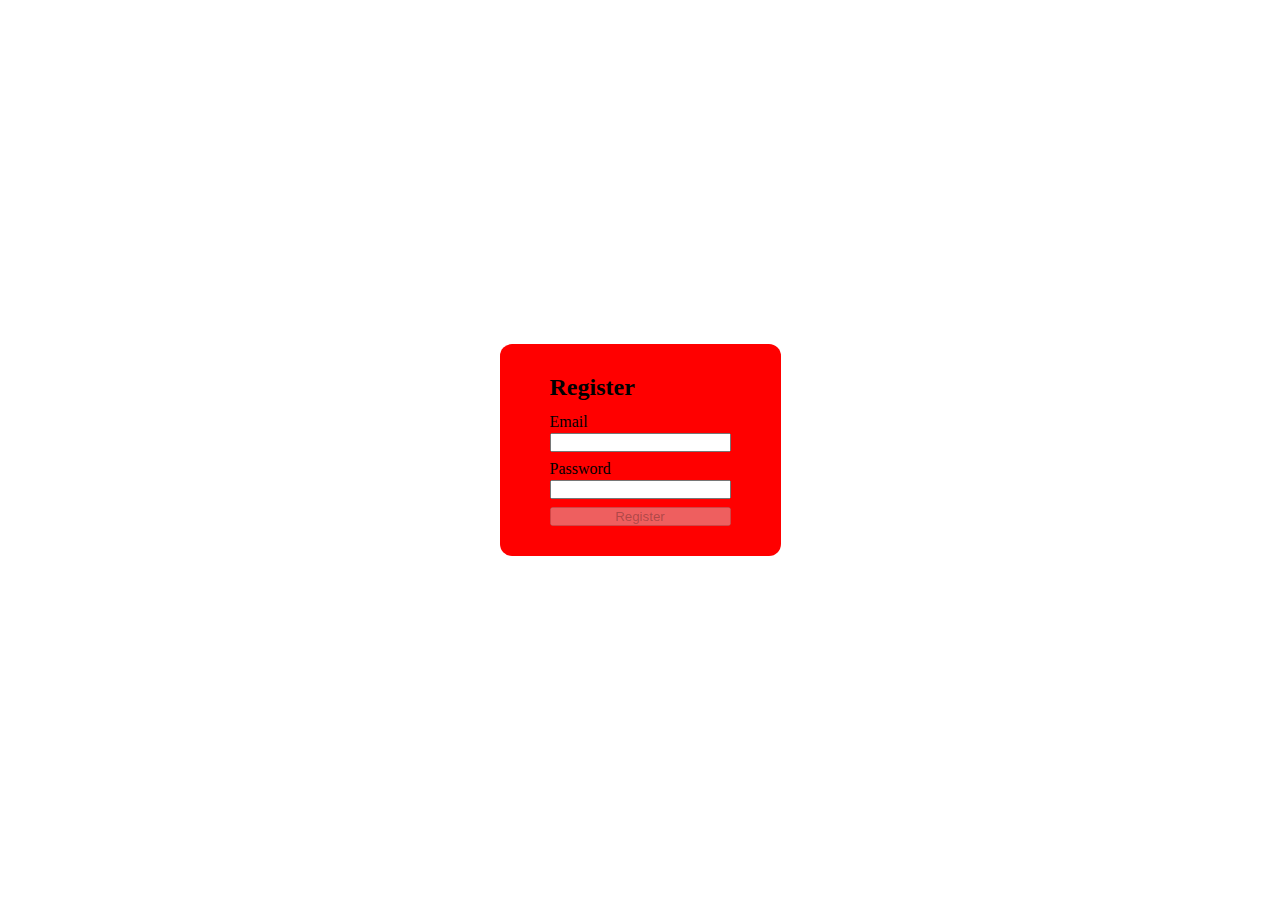
<file: index.html>
<!DOCTYPE html>
<html lang="en">
<head>
    <meta charset="UTF-8">
    <meta name="viewport" content="width=device-width, initial-scale=1.0">
    <title>Document</title>
    <link rel="stylesheet" href="./styles/style.css">
</head>
<body>
    <div class="form-cont">
        <h2>Register</h2>
        <div class="form" id="registerForm">
            <div class="input-space">
                <label for="inputEmail" class="label" id="emailLabel">Email</label>
                <input type="text" class="form-control" id="inputEmail" required autocomplete="email">
            </div>

            <div class="input-space">
                <label for="inputPassword" class="label" id="passwordLabel">Password</label>
                <input type="password" class="form-control" id="inputPassword" required minlength="8" autocomplete="new-password">
            </div>

            <button type="submit" class="submit-btn" id="submitBtn">Register</button>
        </div>
    </div>
    


    <script src="./scripts/script.js"></script>
</body>
</html>
</file>
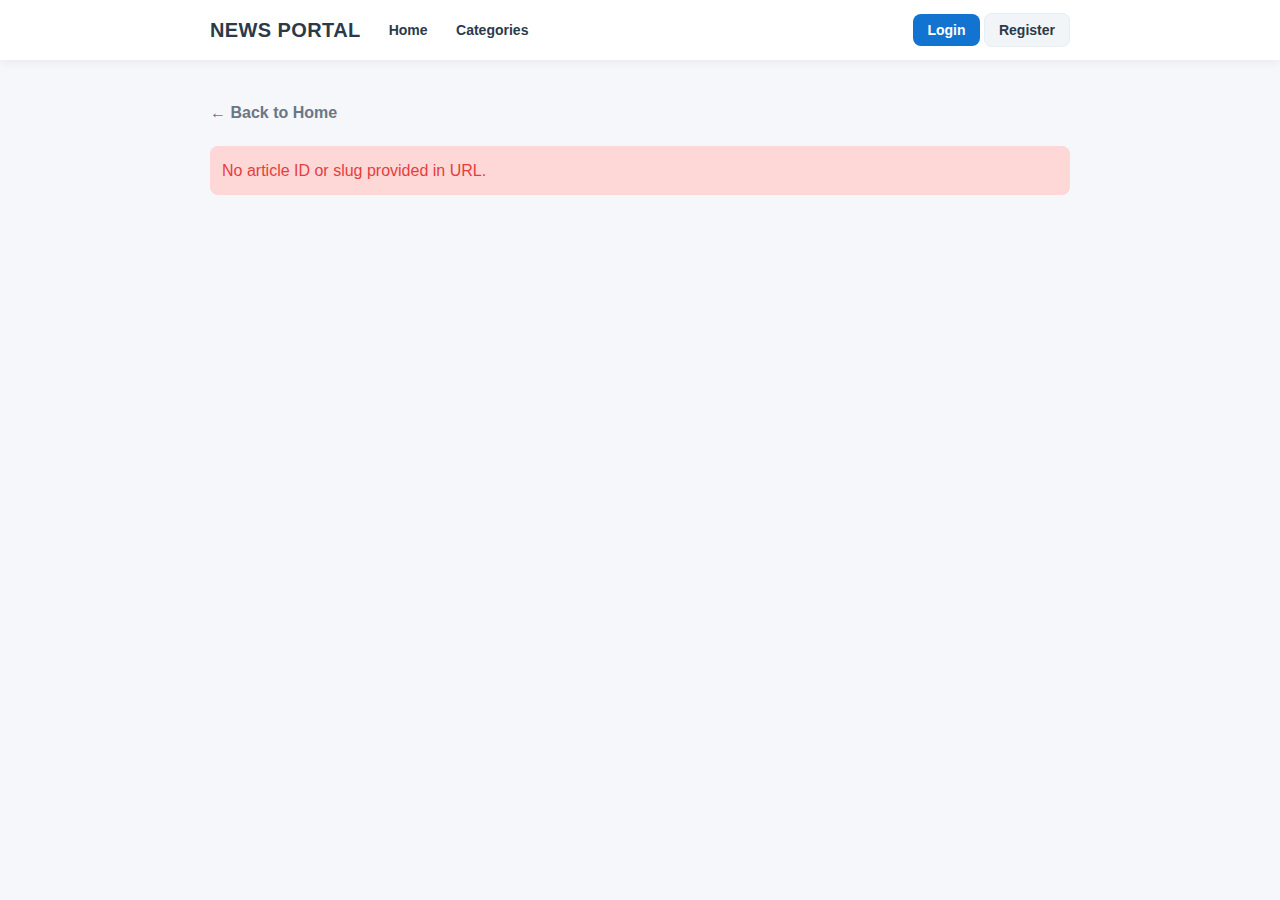
<file: article.html>
<!DOCTYPE html>
<html lang="en">
<head>
    <meta charset="UTF-8" />
    <title>Article Detail — News Portal</title>
    <meta name="viewport" content="width=device-width,initial-scale=1" />
    <style>
        * { box-sizing: border-box; margin:0; padding:0; }
        body { font-family: -apple-system, BlinkMacSystemFont, "Segoe UI", Roboto, "Helvetica Neue", Arial; background:#f5f7fa; color:#28303b; line-height:1.6; }
        .container { max-width:900px; margin:0 auto; padding:20px; }
        header { background:#fff; box-shadow:0 2px 10px rgba(0,0,0,0.06); position:sticky; top:0; z-index:1000; }
        header .container { display:flex; gap:20px; align-items:center; justify-content:space-between; padding:14px 20px; flex-wrap:wrap; }
        .logo { font-weight:700; letter-spacing:0.4px; color:#2b3a4a; font-size:20px; }
        nav a { text-decoration:none; color:#2b3a4a; padding:8px 12px; border-radius:6px; font-weight:600; font-size:14px; }
        nav a:hover { background:#eef6ff; color:#1e73d1; }
        .auth-btn { background:#1273d1; color:#fff; padding:8px 14px; border-radius:8px; text-decoration:none; font-weight:600; font-size:14px; border:none; cursor:pointer; }
        .auth-btn.secondary { background:#f1f5f8; color:#2b3a4a; border:1px solid #e6eef6; }
        main { padding:20px 0 60px; min-height:60vh; }
        .article-container { background:#fff; border-radius:12px; padding:32px; box-shadow:0 4px 12px rgba(10,20,30,0.06); margin-bottom:24px; }
        .article-meta { color:#6b7785; font-size:14px; margin-bottom:16px; display:flex; gap:16px; align-items:center; flex-wrap:wrap; }
        .article-title { font-size:32px; font-weight:800; color:#1f2a36; margin-bottom:16px; line-height:1.2; }
        .article-summary { font-size:18px; color:#47525a; margin-bottom:24px; font-weight:400; }
        .article-actions { display:flex; gap:12px; align-items:center; margin-bottom:32px; padding:16px 0; border-top:1px solid #eef3f7; border-bottom:1px solid #eef3f7; }
        .action-btn { background:#f8fafc; border:1px solid #e2e8f0; padding:8px 16px; border-radius:8px; cursor:pointer; font-weight:600; display:flex; align-items:center; gap:6px; font-size:14px; }
        .action-btn:hover { background:#eef6ff; border-color:#1273d1; color:#1273d1; }
        .action-btn.active { background:#1273d1; color:#fff; border-color:#1273d1; }
        .reaction-count { background:#e2e8f0; padding:2px 8px; border-radius:12px; font-size:12px; }
        .article-content { font-size:16px; color:#2d3748; }
        .article-block { margin-bottom:20px; }
        .article-block h1, .article-block h2, .article-block h3, .article-block h4, .article-block h5, .article-block h6 { color:#1a202c; margin:24px 0 12px; line-height:1.3; }
        .article-block h1 { font-size:28px; }
        .article-block h2 { font-size:24px; }
        .article-block h3 { font-size:20px; }
        .article-block h4 { font-size:18px; }
        .article-block p { margin-bottom:16px; line-height:1.7; }
        .article-block img { max-width:100%; height:auto; border-radius:8px; margin:16px 0; display:block; }
        .article-block figure { margin:24px 0; }
        .article-block figcaption { text-align:center; color:#6b7785; font-size:14px; margin-top:8px; font-style:italic; }
        .article-block video { max-width:100%; border-radius:8px; display:block; }
        .article-block blockquote { border-left:4px solid #1273d1; padding-left:20px; margin:24px 0; font-style:italic; color:#4a5568; font-size:18px; }
        .article-block hr { border:none; border-top:2px solid #e2e8f0; margin:32px 0; }
        .comments-section { background:#fff; border-radius:12px; padding:24px; box-shadow:0 4px 12px rgba(10,20,30,0.06); }
        .comments-header { display:flex; justify-content:space-between; align-items:center; margin-bottom:20px; }
        .comments-title { font-size:20px; font-weight:700; color:#1f2a36; }
        .comment-form { margin-bottom:24px; }
        .comment-textarea { width:100%; min-height:100px; padding:12px; border:1px solid #e2e8f0; border-radius:8px; font-family:inherit; font-size:14px; resize:vertical; }
        .comment-textarea:focus { outline:none; border-color:#1273d1; box-shadow:0 0 0 3px rgba(18,115,209,0.1); }
        .comment-actions { display:flex; justify-content:space-between; align-items:center; margin-top:12px; }
        .btn { padding:8px 16px; border-radius:8px; font-weight:600; font-size:14px; cursor:pointer; border:none; }
        .btn-primary { background:#1273d1; color:#fff; }
        .btn-secondary { background:#f8fafc; color:#4a5568; border:1px solid #e2e8f0; }
        .btn:hover { opacity:0.9; }
        .btn:disabled { opacity:0.6; cursor:not-allowed; }
        .auth-prompt { text-align:center; padding:20px; background:#f8fafc; border:1px solid #e2e8f0; border-radius:8px; }
        .auth-prompt a { color:#1273d1; text-decoration:none; font-weight:600; }
        .comment { border:1px solid #eef3f7; border-radius:8px; padding:16px; margin-bottom:12px; }
        .comment-header { display:flex; justify-content:space-between; align-items:flex-start; margin-bottom:8px; }
        .comment-author { font-weight:600; color:#1f2a36; }
        .comment-date { color:#6b7785; font-size:13px; }
        .comment-body { color:#4a5568; margin-bottom:12px; }
        .comment-reactions { display:flex; gap:8px; align-items:center; }
        .reaction-btn { background:none; border:none; padding:4px 8px; border-radius:6px; cursor:pointer; font-size:12px; display:flex; align-items:center; gap:4px; }
        .reaction-btn:hover { background:#f7fafc; }
        .reaction-btn.active { background:#dbeafe; color:#1e40af; }
        .reply-form { margin-top:12px; }
        .replies-container { margin-left:24px; margin-top:12px; }
        .loading { text-align:center; color:#6b7785; padding:20px; }
        .error { color:#e53e3e; background:#fed7d7; padding:12px; border-radius:8px; margin-bottom:16px; }
        .success { color:#38a169; background:#c6f6d5; padding:12px; border-radius:8px; margin-bottom:16px; }
        .back-link { display:inline-flex; align-items:center; gap:8px; color:#6b7785; text-decoration:none; margin-bottom:20px; font-weight:600; }
        .back-link:hover { color:#1273d1; }
        .dropdown { position: relative; display: inline-block; }
        .dropdown-menu { display: none; position: absolute; right: 0; top: 100%; background: #fff; box-shadow: 0 4px 12px rgba(0,0,0,0.1); border-radius: 8px; padding: 8px; min-width: 150px; z-index: 1000; margin-top: 4px; }
        .dropdown-menu.show { display: block; }
        .dropdown-menu a, .dropdown-menu button { display: block; width: 100%; text-align: left; padding: 8px 12px; text-decoration: none; color: #2b3a4a; background: none; border: none; cursor: pointer; border-radius: 4px; font-size: 14px; }
        .dropdown-menu a:hover, .dropdown-menu button:hover { background: #f8fafc; }
        .pullquote { text-align:center; font-size:24px; font-weight:600; color:#1273d1; margin:32px 0; padding:20px; background:#f7fafc; border-radius:8px; }
        @media (max-width: 768px) {
            .container { padding:12px; }
            .article-container, .comments-section { padding:20px; }
            .article-title { font-size:24px; }
            .article-summary { font-size:16px; }
            .article-actions { flex-direction:column; align-items:stretch; }
        }
    </style>
</head>
<body>
<header>
    <div class="container">
        <div style="display:flex;align-items:center;gap:16px;">
            <div class="logo">NEWS PORTAL</div>
            <nav>
                <a href="home.html">Home</a>
                <a href="home.html">Categories</a>
            </nav>
        </div>
        <div id="headerActions">
            <div class="loading" style="font-size:14px;">Loading...</div>
        </div>
    </div>
</header>

<main>
    <div class="container">
        <a href="home.html" class="back-link">← Back to Home</a>

        <div id="articleContainer">
            <div class="loading">Loading article...</div>
        </div>

        <div id="commentsSection" style="display:none;">
            <div class="comments-section">
                <div class="comments-header">
                    <h3 class="comments-title">Comments (<span id="commentCount">0</span>)</h3>
                </div>

                <div id="commentForm" style="display:none;">
                    <div class="comment-form">
                        <textarea id="commentText" class="comment-textarea" placeholder="Share your thoughts..."></textarea>
                        <div class="comment-actions">
                            <div></div>
                            <div>
                                <button id="cancelComment" class="btn btn-secondary" style="margin-right:8px;">Cancel</button>
                                <button id="submitComment" class="btn btn-primary">Post Comment</button>
                            </div>
                        </div>
                    </div>
                </div>

                <div id="authPrompt" style="display:none;">
                    <div class="auth-prompt">
                        <p>Please <a href="login.html">login</a> or <a href="index.html">register</a> to join the discussion.</p>
                    </div>
                </div>

                <div id="commentsContainer">
                    <div class="loading">Loading comments...</div>
                </div>
            </div>
        </div>
    </div>
</main>

<script>
    (function() {
        // Global state
        let currentUser = null;
        let currentArticle = null;
        let isAuthenticated = false;

        // API endpoints
        const BASE = "http://144.91.124.3:4444";
        const ARTICLE_URL = (slugOrId) => `${BASE}/api/v1/articles/${encodeURIComponent(slugOrId)}/`;
        const PROFILE_URL = `${BASE}/api/v1/users/my-profile/`;
        const LOGOUT_URL = `${BASE}/api/v1/auth/logout/`;
        const COMMENTS_URL = (articleId) => `${BASE}/api/v1/articles/${articleId}/comments/`;
        const COMMENT_CREATE_URL = `${BASE}/api/v1/comments/`;
        const REACTION_TOGGLE_URL = `${BASE}/api/v1/reactions/toggle/`;
        const BOOKMARK_TOGGLE_URL = `${BASE}/api/v1/bookmarks/toggle/`;
        const REACTION_STATS_URL = (targetType, targetId) => `${BASE}/api/v1/reactions/stats/${targetType}/${targetId}/`;

        // DOM elements
        const headerActions = document.getElementById('headerActions');
        const articleContainer = document.getElementById('articleContainer');
        const commentsSection = document.getElementById('commentsSection');
        const commentForm = document.getElementById('commentForm');
        const authPrompt = document.getElementById('authPrompt');
        const commentsContainer = document.getElementById('commentsContainer');
        const commentCount = document.getElementById('commentCount');
        const commentText = document.getElementById('commentText');
        const submitComment = document.getElementById('submitComment');
        const cancelComment = document.getElementById('cancelComment');

        async function fetchJson(url, options = {}) {
            try {
                const token = localStorage.getItem("accessToken");
                const headers = {
                    'Content-Type': 'application/json',
                    ...options.headers
                };
                if (token) {
                    headers['Authorization'] = 'Bearer ' + token;
                }

                const res = await fetch(url, { ...options, headers });

                if (!res.ok) {
                    const errorText = await res.text().catch(() => '');
                    throw new Error(`Server returned ${res.status}: ${errorText || res.statusText}`);
                }

                const contentType = res.headers.get('content-type');
                if (contentType && contentType.includes('application/json')) {
                    return await res.json();
                }
                return null;
            } catch (err) {
                console.error('fetchJson error:', err);
                throw err;
            }
        }

        function getArticleIdFromUrl() {
            const params = new URLSearchParams(window.location.search);
            return params.get('slug') || params.get('id');
        }

        function formatDate(dateString) {
            return new Date(dateString).toLocaleString();
        }

        function showError(message, container = articleContainer) {
            container.innerHTML = `<div class="error">${message}</div>`;
        }

        function showSuccess(message, container) {
            const successDiv = document.createElement('div');
            successDiv.className = 'success';
            successDiv.textContent = message;
            container.insertBefore(successDiv, container.firstChild);
            setTimeout(() => successDiv.remove(), 3000);
        }

        function escapeHtml(text) {
            if (!text) return '';
            const map = {
                '&': '&amp;',
                '<': '&lt;',
                '>': '&gt;',
                '"': '&quot;',
                "'": '&#039;'
            };
            return String(text).replace(/[&<>"']/g, m => map[m]);
        }

        // Authentication functions
        async function checkAuthStatus() {
            const token = localStorage.getItem("accessToken");
            if (!token) {
                isAuthenticated = false;
                currentUser = null;
                return { isAuthenticated: false, user: null };
            }

            try {
                const res = await fetch(PROFILE_URL, {
                    headers: { 'Authorization': 'Bearer ' + token }
                });
                if (res.ok) {
                    const user = await res.json();
                    isAuthenticated = true;
                    currentUser = user;
                    return { isAuthenticated: true, user };
                }
            } catch (err) {
                console.warn('Auth status check failed:', err);
            }

            isAuthenticated = false;
            currentUser = null;
            return { isAuthenticated: false, user: null };
        }

        async function logout() {
            try {
                const refreshToken = localStorage.getItem("refreshToken");
                if (refreshToken) {
                    await fetchJson(LOGOUT_URL, {
                        method: 'POST',
                        body: JSON.stringify({ refresh_token: refreshToken })
                    });
                }
            } catch (err) {
                console.error('Logout error:', err);
            } finally {
                localStorage.clear();
                window.location.reload();
            }
        }

        function renderAuthenticatedHeader(user) {
            const displayName = user.display_name || user.username || user.email || "User";
            headerActions.innerHTML = `
                    <div class="dropdown">
                        <button class="auth-btn" onclick="toggleDropdown(this)">${displayName} ▾</button>
                        <div class="dropdown-menu">
                            <a href="profile.html">My Profile</a>
                            <a href="dashboard.html">Dashboard</a>
                            <button onclick="logout()">Logout</button>
                        </div>
                    </div>
                `;
        }

        function renderUnauthenticatedHeader() {
            headerActions.innerHTML = `
                    <a href="login.html" class="auth-btn">Login</a>
                    <a href="index.html" class="auth-btn secondary">Register</a>
                `;
        }

        function toggleDropdown(button) {
            const dropdown = button.nextElementSibling;
            dropdown.classList.toggle('show');

            document.addEventListener('click', function closeDropdown(e) {
                if (!button.contains(e.target) && !dropdown.contains(e.target)) {
                    dropdown.classList.remove('show');
                    document.removeEventListener('click', closeDropdown);
                }
            });
        }

        // Article functions
        async function loadArticle() {
            const slugOrId = getArticleIdFromUrl();
            if (!slugOrId) {
                showError('Article not found');
                return;
            }

            try {
                const article = await fetchJson(ARTICLE_URL(slugOrId));
                currentArticle = article;
                renderArticle(article);
                commentsSection.style.display = 'block';
                await loadComments(article.id);
            } catch (err) {
                showError(`Failed to load article: ${err.message}`);
            }
        }

        function renderArticle(article) {
            const authorName = article.author ?
                (article.author.display_name || article.author.username || 'Unknown Author') :
                'Unknown Author';

            let contentHtml = '';
            if (article.blocks && article.blocks.length > 0) {
                // Blocks are already ordered by position from backend
                contentHtml = article.blocks
                    .filter(block => block.visible !== false) // Show visible blocks
                    .map(block => renderBlock(block))
                    .join('');
            } else if (article.summary) {
                contentHtml = `<div class="article-block"><p>${escapeHtml(article.summary)}</p></div>`;
            } else {
                contentHtml = '<div class="article-block"><p style="color:#6b7785;font-style:italic;">No content available.</p></div>';
            }

            articleContainer.innerHTML = `
                    <div class="article-container">
                        <div class="article-meta">
                            <span>By ${escapeHtml(authorName)}</span>
                            <span>•</span>
                            <span>${formatDate(article.published_at || article.created_at)}</span>
                            ${article.reading_time ? `<span>• ${article.reading_time} min read</span>` : ''}
                        </div>
                        <h1 class="article-title">${escapeHtml(article.title)}</h1>
                        ${article.summary ? `<div class="article-summary">${escapeHtml(article.summary)}</div>` : ''}
                        <div class="article-actions">
                            <button class="action-btn" onclick="toggleReaction('article', '${article.id}', 'like')">
                                👍 Like <span class="reaction-count" id="likeCount">0</span>
                            </button>
                            <button class="action-btn" onclick="toggleBookmark('article', '${article.id}')">
                                🔖 Bookmark
                            </button>
                            <button class="action-btn" onclick="shareArticle()">
                                📤 Share
                            </button>
                        </div>
                        <div class="article-content">
                            ${contentHtml}
                        </div>
                    </div>
                `;

            loadReactionStats('article', article.id);
        }

        function renderBlock(block) {
            switch (block.type) {
                case 'paragraph':
                case 'text':
                    return `<div class="article-block"><p>${escapeHtml(block.content)}</p></div>`;

                case 'heading':
                    const level = Math.min(Math.max(block.meta?.level || 2, 1), 6);
                    return `<div class="article-block"><h${level}>${escapeHtml(block.content)}</h${level}></div>`;

                case 'image':
                    if (block.media?.file) {
                        const caption = block.content ?
                            `<figcaption>${escapeHtml(block.content)}</figcaption>` : '';
                        return `<div class="article-block"><figure><img src="${escapeHtml(block.media.file)}" alt="${escapeHtml(block.content || '')}" />${caption}</figure></div>`;
                    }
                    return '';

                case 'video':
                    if (block.media?.file) {
                        const caption = block.content ?
                            `<p style="text-align:center;color:#6b7785;font-size:14px;margin-top:8px;">${escapeHtml(block.content)}</p>` : '';
                        return `<div class="article-block"><video controls><source src="${escapeHtml(block.media.file)}">Your browser does not support video.</video>${caption}</div>`;
                    }
                    return '';

                case 'quote':
                    return `<div class="article-block"><blockquote>${escapeHtml(block.content)}</blockquote></div>`;

                case 'pullquote':
                    return `<div class="article-block"><div class="pullquote">${escapeHtml(block.content)}</div></div>`;

                case 'hr':
                    return `<div class="article-block"><hr></div>`;

                case 'html':
                    // Render HTML directly - be cautious with user content
                    return `<div class="article-block">${block.content}</div>`;

                case 'embed':
                    return `<div class="article-block"><div style="margin:24px 0;">${block.content}</div></div>`;

                default:
                    return `<div class="article-block"><p>${escapeHtml(block.content)}</p></div>`;
            }
        }

        // Reaction functions
        async function loadReactionStats(targetType, targetId) {
            try {
                const stats = await fetchJson(REACTION_STATS_URL(targetType, targetId));
                const likeCount = document.getElementById('likeCount');
                if (likeCount && stats.reaction_breakdown) {
                    likeCount.textContent = stats.reaction_breakdown.like || 0;
                }
            } catch (err) {
                console.warn('Failed to load reaction stats:', err);
            }
        }

        async function toggleReaction(targetType, targetId, reactionType) {
            if (!isAuthenticated) {
                window.location.href = 'login.html';
                return;
            }

            try {
                await fetchJson(REACTION_TOGGLE_URL, {
                    method: 'POST',
                    body: JSON.stringify({
                        target_type: targetType,
                        target_id: targetId,
                        reaction_type: reactionType
                    })
                });
                await loadReactionStats(targetType, targetId);
            } catch (err) {
                console.error('Failed to toggle reaction:', err);
            }
        }

        async function toggleBookmark(targetType, targetId) {
            if (!isAuthenticated) {
                window.location.href = 'login.html';
                return;
            }

            try {
                const response = await fetchJson(BOOKMARK_TOGGLE_URL, {
                    method: 'POST',
                    body: JSON.stringify({
                        target_type: targetType,
                        target_id: targetId
                    })
                });
                showSuccess('Bookmark updated!', articleContainer.querySelector('.article-container'));
            } catch (err) {
                console.error('Failed to toggle bookmark:', err);
            }
        }

        function shareArticle() {
            if (navigator.share && currentArticle) {
                navigator.share({
                    title: currentArticle.title,
                    url: window.location.href
                }).catch(err => copyToClipboard());
            } else {
                copyToClipboard();
            }
        }

        function copyToClipboard() {
            navigator.clipboard.writeText(window.location.href).then(() => {
                showSuccess('Link copied to clipboard!', articleContainer.querySelector('.article-container'));
            }).catch(() => {
                showError('Failed to copy link.');
            });
        }

        // Comment functions
        async function loadComments(articleId) {
            try {
                const data = await fetchJson(COMMENTS_URL(articleId));
                const comments = data.results || data;
                commentCount.textContent = comments.length;

                if (isAuthenticated) {
                    commentForm.style.display = 'block';
                    authPrompt.style.display = 'none';
                } else {
                    commentForm.style.display = 'none';
                    authPrompt.style.display = 'block';
                }

                renderComments(comments);
            } catch (err) {
                console.error('Failed to load comments:', err);
                showError('Failed to load comments', commentsContainer);
            }
        }

        function renderComments(comments) {
            if (!comments || comments.length === 0) {
                commentsContainer.innerHTML = '<div class="loading">No comments yet. Be the first to share your thoughts!</div>';
                return;
            }

            commentsContainer.innerHTML = comments.map(comment => renderComment(comment)).join('');
        }

        function renderComment(comment) {
            const authorName = comment.user ?
                (comment.user.display_name || comment.user.username || 'Anonymous') :
                'Anonymous';

            const repliesHtml = comment.children && comment.children.length > 0 ?
                `<div class="replies-container">${comment.children.map(reply => renderComment(reply)).join('')}</div>` :
                '';

            return `
                    <div class="comment" id="comment-${comment.id}">
                        <div class="comment-header">
                            <span class="comment-author">${escapeHtml(authorName)}</span>
                            <span class="comment-date">${formatDate(comment.created_at)}</span>
                        </div>
                        <div class="comment-body">${escapeHtml(comment.body)}</div>
                        <div class="comment-reactions">
                            <button class="reaction-btn" onclick="toggleCommentReaction('${comment.id}', 'like')">
                                👍 <span id="comment-like-${comment.id}">0</span>
                            </button>
                            ${isAuthenticated ? `<button class="reaction-btn" onclick="replyToComment('${comment.id}')">Reply</button>` : ''}
                        </div>
                        <div id="reply-form-${comment.id}" style="display:none;">
                            <div class="reply-form">
                                <textarea class="comment-textarea" placeholder="Write a reply..." id="reply-text-${comment.id}"></textarea>
                                <div class="comment-actions">
                                    <div></div>
                                    <div>
                                        <button class="btn btn-secondary" onclick="cancelReply('${comment.id}')">Cancel</button>
                                        <button class="btn btn-primary" onclick="submitReply('${comment.id}')">Reply</button>
                                    </div>
                                </div>
                            </div>
                        </div>
                        ${repliesHtml}
                    </div>
                `;
        }

        async function submitNewComment() {
            const text = commentText.value.trim();
            if (!text) {
                showError('Please enter a comment.', commentsSection);
                return;
            }

            if (!isAuthenticated) {
                window.location.href = 'login.html';
                return;
            }

            try {
                submitComment.disabled = true;
                submitComment.textContent = 'Posting...';

                await fetchJson(COMMENT_CREATE_URL, {
                    method: 'POST',
                    body: JSON.stringify({
                        article: currentArticle.id,
                        body: text
                    })
                });

                commentText.value = '';
                showSuccess('Comment posted successfully!', commentsSection);
                await loadComments(currentArticle.id);
            } catch (err) {
                console.error('Failed to post comment:', err);
                showError(`Failed to post comment: ${err.message}`, commentsSection);
            } finally {
                submitComment.disabled = false;
                submitComment.textContent = 'Post Comment';
            }
        }

        async function toggleCommentReaction(commentId, reactionType) {
            if (!isAuthenticated) {
                window.location.href = 'login.html';
                return;
            }

            try {
                await fetchJson(REACTION_TOGGLE_URL, {
                    method: 'POST',
                    body: JSON.stringify({
                        target_type: 'comment',
                        target_id: commentId,
                        reaction_type: reactionType
                    })
                });
            } catch (err) {
                console.error('Failed to toggle comment reaction:', err);
            }
        }

        function replyToComment(commentId) {
            const replyForm = document.getElementById(`reply-form-${commentId}`);
            const isVisible = replyForm.style.display === 'block';
            replyForm.style.display = isVisible ? 'none' : 'block';

            if (!isVisible) {
                const textarea = document.getElementById(`reply-text-${commentId}`);
                textarea.focus();
            }
        }

        function cancelReply(commentId) {
            const replyForm = document.getElementById(`reply-form-${commentId}`);
            const replyText = document.getElementById(`reply-text-${commentId}`);
            replyForm.style.display = 'none';
            replyText.value = '';
        }

        async function submitReply(parentCommentId) {
            const replyText = document.getElementById(`reply-text-${parentCommentId}`);
            const text = replyText.value.trim();

            if (!text) {
                showError('Please enter a reply.', commentsSection);
                return;
            }

            try {
                await fetchJson(COMMENT_CREATE_URL, {
                    method: 'POST',
                    body: JSON.stringify({
                        article: currentArticle.id,
                        parent: parentCommentId,
                        body: text
                    })
                });

                replyText.value = '';
                document.getElementById(`reply-form-${parentCommentId}`).style.display = 'none';
                showSuccess('Reply posted successfully!', commentsSection);
                await loadComments(currentArticle.id);
            } catch (err) {
                console.error('Failed to post reply:', err);
                showError(`Failed to post reply: ${err.message}`, commentsSection);
            }
        }

        // Event listeners
        submitComment.addEventListener('click', submitNewComment);
        cancelComment.addEventListener('click', () => {
            commentText.value = '';
        });

        // Make functions globally available
        window.toggleReaction = toggleReaction;
        window.toggleBookmark = toggleBookmark;
        window.shareArticle = shareArticle;
        window.toggleCommentReaction = toggleCommentReaction;
        window.replyToComment = replyToComment;
        window.cancelReply = cancelReply;
        window.submitReply = submitReply;
        window.logout = logout;
        window.toggleDropdown = toggleDropdown;

        // Initialize page
        async function initialize() {
            try {
                await checkAuthStatus();

                if (isAuthenticated && currentUser) {
                    renderAuthenticatedHeader(currentUser);
                } else {
                    renderUnauthenticatedHeader();
                }
            } catch (err) {
                console.warn('Auth check failed:', err);
                renderUnauthenticatedHeader();
            }

            const articleId = getArticleIdFromUrl();
            if (!articleId) {
                showError('No article ID or slug provided in URL.');
                return;
            }

            await loadArticle();
        }

        initialize();
    })();
</script>
</body>
</html>
</file>
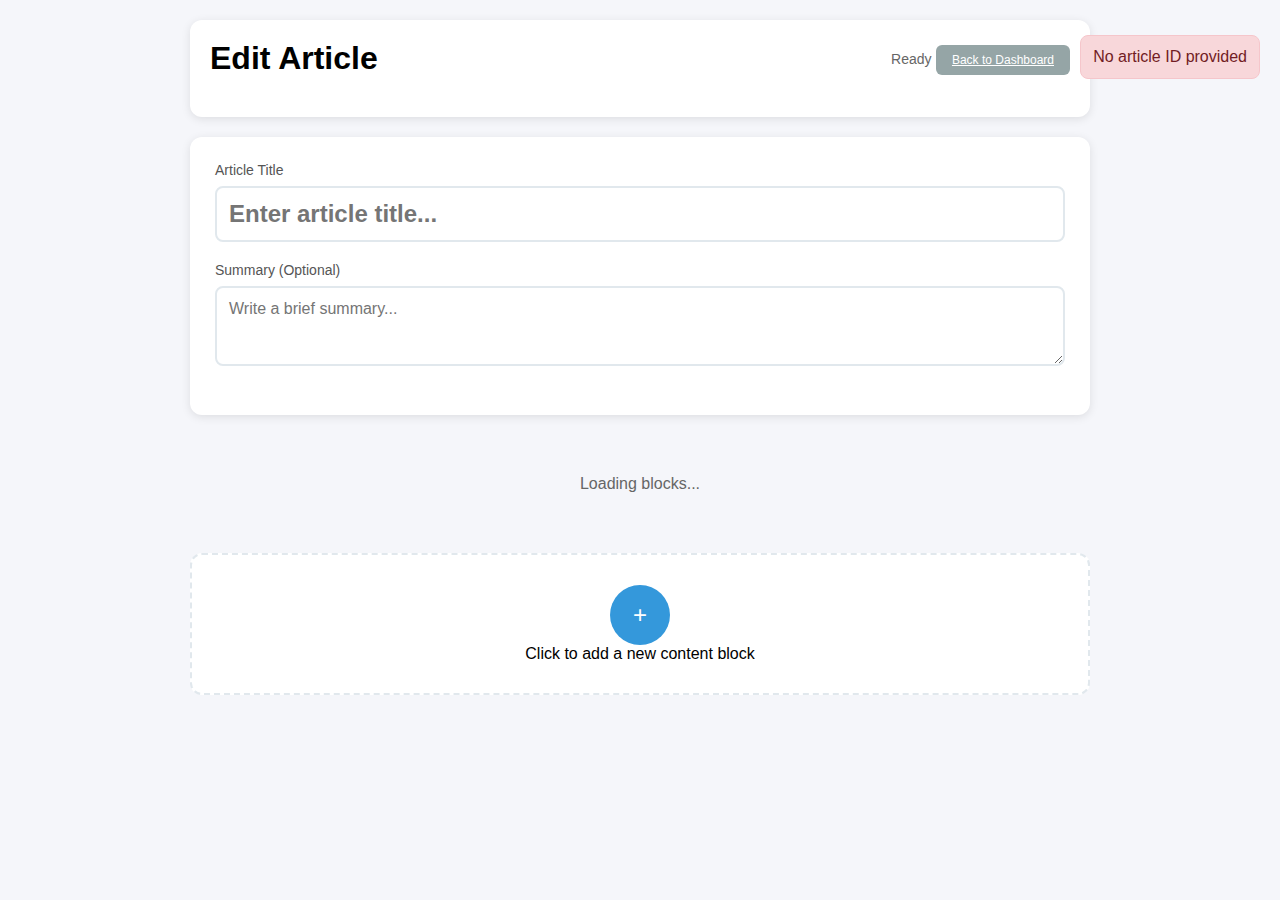
<file: article_blocks.html>
<!DOCTYPE html>
<html lang="en">
<head>
    <meta charset="UTF-8">
    <meta name="viewport" content="width=device-width, initial-scale=1.0">
    <title>Edit Article</title>
    <style>
        * {
            margin: 0;
            padding: 0;
            box-sizing: border-box;
        }

        body {
            font-family: -apple-system, BlinkMacSystemFont, 'Segoe UI', Roboto, sans-serif;
            background: #f5f6fa;
            min-height: 100vh;
            padding: 20px;
        }

        .container {
            max-width: 900px;
            margin: 0 auto;
        }

        .header {
            background: white;
            padding: 20px;
            border-radius: 12px;
            box-shadow: 0 2px 10px rgba(0, 0, 0, 0.1);
            margin-bottom: 20px;
        }

        .header-actions {
            display: flex;
            justify-content: space-between;
            align-items: center;
            margin-bottom: 20px;
        }

        .save-status {
            color: #666;
            font-size: 14px;
        }

        .save-status.saving {
            color: #f39c12;
        }

        .save-status.saved {
            color: #27ae60;
        }

        .save-status.error {
            color: #e74c3c;
        }

        .article-meta {
            background: white;
            padding: 25px;
            border-radius: 12px;
            box-shadow: 0 2px 10px rgba(0, 0, 0, 0.1);
            margin-bottom: 20px;
        }

        .form-group {
            margin-bottom: 20px;
        }

        .label {
            display: block;
            margin-bottom: 8px;
            color: #555;
            font-weight: 500;
            font-size: 14px;
        }

        .form-control {
            width: 100%;
            padding: 12px;
            border: 2px solid #e1e8ed;
            border-radius: 8px;
            font-size: 16px;
            font-family: inherit;
            transition: border-color 0.2s ease;
        }

        .form-control:focus {
            outline: none;
            border-color: #3498db;
        }

        input.form-control {
            font-size: 24px;
            font-weight: 600;
            color: #2c3e50;
        }

        textarea.form-control {
            min-height: 80px;
            resize: vertical;
        }

        .blocks-container {
            margin-bottom: 20px;
        }

        .block-item {
            background: white;
            border: 2px solid #e1e8ed;
            border-radius: 12px;
            margin-bottom: 15px;
            overflow: hidden;
            transition: all 0.2s ease;
        }

        .block-item:hover {
            border-color: #3498db;
            box-shadow: 0 4px 15px rgba(0, 0, 0, 0.1);
        }

        .block-item.editing {
            border-color: #f39c12;
        }

        .block-header {
            background: #f8f9fa;
            padding: 15px 20px;
            border-bottom: 1px solid #e1e8ed;
            display: flex;
            justify-content: space-between;
            align-items: center;
        }

        .block-type {
            background: #3498db;
            color: white;
            padding: 4px 12px;
            border-radius: 15px;
            font-size: 12px;
            font-weight: 600;
            text-transform: uppercase;
        }

        .block-actions {
            display: flex;
            gap: 10px;
        }

        .btn {
            padding: 8px 16px;
            border: none;
            border-radius: 6px;
            font-size: 12px;
            font-weight: 500;
            cursor: pointer;
            transition: all 0.2s ease;
        }

        .btn-primary {
            background: #3498db;
            color: white;
        }

        .btn-success {
            background: #27ae60;
            color: white;
        }

        .btn-danger {
            background: #e74c3c;
            color: white;
        }

        .btn-secondary {
            background: #95a5a6;
            color: white;
        }

        .btn:hover {
            transform: translateY(-1px);
            opacity: 0.9;
        }

        .btn:disabled {
            background: #bdc3c7;
            cursor: not-allowed;
            transform: none;
        }

        .block-content {
            padding: 20px;
        }

        .block-editor {
            display: none;
            padding: 20px;
            background: #f8f9fa;
        }

        .block-editor.active {
            display: block;
        }

        .block-preview {
            line-height: 1.6;
        }

        .block-preview h1, .block-preview h2, .block-preview h3 {
            margin-bottom: 15px;
            color: #2c3e50;
        }

        .block-preview p {
            margin-bottom: 15px;
            color: #333;
        }

        .block-preview img {
            max-width: 100%;
            height: auto;
            border-radius: 8px;
            margin: 15px 0;
        }

        .add-block {
            text-align: center;
            padding: 30px;
            background: white;
            border: 2px dashed #e1e8ed;
            border-radius: 12px;
            margin-bottom: 20px;
            transition: all 0.2s ease;
            cursor: pointer;
        }

        .add-block:hover {
            border-color: #3498db;
            background: #f8f9fa;
        }

        .add-block-btn {
            width: 60px;
            height: 60px;
            border: none;
            border-radius: 50%;
            background: #3498db;
            color: white;
            font-size: 24px;
            cursor: pointer;
            transition: all 0.2s ease;
        }

        .add-block-btn:hover {
            background: #2980b9;
            transform: scale(1.1);
        }

        .block-type-selector {
            display: none;
            margin-top: 15px;
            padding: 20px;
            background: #f8f9fa;
            border-radius: 8px;
        }

        .block-type-selector.active {
            display: block;
        }

        .block-types {
            display: grid;
            grid-template-columns: repeat(auto-fit, minmax(120px, 1fr));
            gap: 10px;
        }

        .block-type-option {
            padding: 15px 10px;
            background: white;
            border: 2px solid #e1e8ed;
            border-radius: 8px;
            text-align: center;
            cursor: pointer;
            transition: all 0.2s ease;
        }

        .block-type-option:hover {
            border-color: #3498db;
            background: #f8f9fa;
        }

        .message {
            margin: 15px 0;
            padding: 12px;
            border-radius: 8px;
            text-align: center;
            font-weight: 500;
        }

        .message.success {
            background: #d4edda;
            color: #155724;
            border: 1px solid #c3e6cb;
        }

        .message.error {
            background: #f8d7da;
            color: #721c24;
            border: 1px solid #f5c6cb;
        }

        .loading {
            text-align: center;
            padding: 40px;
            color: #666;
        }

        @keyframes spin {
            to { transform: rotate(360deg); }
        }

        .spinner {
            display: inline-block;
            width: 20px;
            height: 20px;
            border: 2px solid #3498db;
            border-radius: 50%;
            border-top-color: transparent;
            animation: spin 1s ease-in-out infinite;
        }

        @media (max-width: 768px) {
            .container {
                padding: 0 10px;
            }

            .header-actions {
                flex-direction: column;
                gap: 15px;
            }

            input.form-control {
                font-size: 18px;
            }

            .block-header {
                flex-direction: column;
                gap: 10px;
                align-items: flex-start;
            }
        }
    </style>
</head>
<body>
<div class="container">
    <div class="header">
        <div class="header-actions">
            <h1>Edit Article</h1>
            <div>
                <span class="save-status" id="saveStatus">Ready</span>
                <a href="dashboard.html" class="btn btn-secondary">Back to Dashboard</a>
            </div>
        </div>
    </div>

    <div class="article-meta">
        <div class="form-group">
            <label for="articleTitle" class="label">Article Title</label>
            <input type="text" id="articleTitle" class="form-control" maxlength="500" placeholder="Enter article title...">
        </div>

        <div class="form-group">
            <label for="articleSummary" class="label">Summary (Optional)</label>
            <textarea id="articleSummary" class="form-control" maxlength="1000" placeholder="Write a brief summary..."></textarea>
        </div>
    </div>

    <div class="blocks-container" id="blocksContainer">
        <div class="loading">Loading blocks...</div>
    </div>

    <div class="add-block" id="addBlockSection">
        <button class="add-block-btn" id="addBlockBtn">+</button>
        <p>Click to add a new content block</p>

        <div class="block-type-selector" id="blockTypeSelector">
            <h3>Choose Block Type</h3>
            <div class="block-types">
                <div class="block-type-option" data-type="paragraph">
                    <div>📝</div>
                    <div>Paragraph</div>
                </div>
                <div class="block-type-option" data-type="heading">
                    <div>📋</div>
                    <div>Heading</div>
                </div>
                <div class="block-type-option" data-type="image">
                    <div>🖼️</div>
                    <div>Image</div>
                </div>
                <div class="block-type-option" data-type="video">
                    <div>📹</div>
                    <div>Video</div>
                </div>
                <div class="block-type-option" data-type="quote">
                    <div>💬</div>
                    <div>Quote</div>
                </div>
                <div class="block-type-option" data-type="html">
                    <div>🔧</div>
                    <div>HTML</div>
                </div>
            </div>
        </div>
    </div>
</div>

<script>
    let articleId = null;
    let article = null;
    let blocks = [];
    let currentEditingBlock = null;
    let saveTimeout = null;

    const API_BASE_URL = 'http://144.91.124.3:4444';
    const ARTICLE_URL = (id) => `${API_BASE_URL}/api/v1/my-profile/articles/${id}/`;
    const BLOCKS_URL = (id) => `${API_BASE_URL}/api/v1/my-profile/articles/${id}/block/`;
    const BLOCK_URL = (articleId, blockId) => `${API_BASE_URL}/api/v1/my-profile/articles/${articleId}/block/${blockId}/`;


    function getArticleIdFromUrl() {
        const urlParams = new URLSearchParams(window.location.search);
        return urlParams.get('id');
    }


    function getAuthHeaders() {
        const token = localStorage.getItem('accessToken');
        if (!token) {
            window.location.href = 'login.html';
            return null;
        }
        return {
            'Authorization': `Bearer ${token}`,
            'Content-Type': 'application/json'
        };
    }


    async function apiRequest(url, options = {}) {
        const headers = getAuthHeaders();
        if (!headers) return null;

        try {
            const response = await fetch(url, {
                ...options,
                headers: { ...headers, ...options.headers }
            });

            if (response.status === 401) {
                window.location.href = 'login.html';
                return null;
            }

            if (!response.ok) {
                throw new Error(`HTTP ${response.status}`);
            }

            return response.status === 204 ? null : await response.json();
        } catch (error) {
            console.error('API Error:', error);
            throw error;
        }
    }


    async function loadArticle() {
        try {
            article = await apiRequest(ARTICLE_URL(articleId));
            if (article) {
                document.getElementById('articleTitle').value = article.title || '';
                document.getElementById('articleSummary').value = article.summary || '';
            }
        } catch (error) {
            showMessage('Error loading article: ' + error.message, 'error');
        }
    }


    async function loadBlocks() {
        try {
            const response = await apiRequest(BLOCKS_URL(articleId));
            blocks = response?.results || [];
            renderBlocks();
        } catch (error) {
            showMessage('Error loading blocks: ' + error.message, 'error');
            document.getElementById('blocksContainer').innerHTML = '<div class="error">Failed to load blocks</div>';
        }
    }


    function renderBlocks() {
        const container = document.getElementById('blocksContainer');

        if (blocks.length === 0) {
            container.innerHTML = '<div class="loading">No blocks yet. Add your first block below.</div>';
            return;
        }

        container.innerHTML = blocks.map(block => `
                <div class="block-item" data-id="${block.id}">
                    <div class="block-header">
                        <div class="block-type">${block.type}</div>
                        <div class="block-actions">
                            <button class="btn btn-primary" onclick="editBlock('${block.id}')">Edit</button>
                            <button class="btn btn-danger" onclick="deleteBlock('${block.id}')">Delete</button>
                        </div>
                    </div>
                    <div class="block-content">
                        <div class="block-preview">${renderBlockPreview(block)}</div>
                        <div class="block-editor" id="editor-${block.id}">
                            ${renderBlockEditor(block)}
                            <div style="margin-top: 15px;">
                                <button class="btn btn-success" onclick="saveBlock('${block.id}')">Save</button>
                                <button class="btn btn-secondary" onclick="cancelEdit('${block.id}')">Cancel</button>
                            </div>
                        </div>
                    </div>
                </div>
            `).join('');
    }


    function renderBlockPreview(block) {
        switch (block.type) {
            case 'heading':
                const level = block.meta?.level || 2;
                return `<h${level}>${escapeHtml(block.content || 'Empty heading')}</h${level}>`;
            case 'paragraph':
                return `<p>${escapeHtml(block.content || 'Empty paragraph')}</p>`;
            case 'quote':
                return `<blockquote style="border-left: 4px solid #3498db; padding-left: 15px; font-style: italic;">${escapeHtml(block.content || 'Empty quote')}</blockquote>`;
            case 'image':
                if (block.media?.file) {
                    return `<img src="${block.media.file}" alt="${escapeHtml(block.content || '')}" style="max-width: 100%; height: auto;">`;
                }
                return `<p style="color: #666;">[Image block - ${escapeHtml(block.content || 'No image uploaded')}]</p>`;
            case 'video':
                if (block.media?.file) {
                    return `<video controls style="max-width: 100%;"><source src="${block.media.file}"></video>`;
                }
                return `<p style="color: #666;">[Video block - ${escapeHtml(block.content || 'No video uploaded')}]</p>`;
            case 'html':
                return block.content || '<p style="color: #666;">[Empty HTML block]</p>';
            default:
                return `<p>${escapeHtml(block.content || 'Empty block')}</p>`;
        }
    }


    function renderBlockEditor(block) {
        switch (block.type) {
            case 'heading':
                return `
                        <div class="form-group">
                            <label class="label">Heading Level</label>
                            <select class="form-control" id="level-${block.id}">
                                <option value="1" ${block.meta?.level === 1 ? 'selected' : ''}>H1</option>
                                <option value="2" ${block.meta?.level === 2 || !block.meta?.level ? 'selected' : ''}>H2</option>
                                <option value="3" ${block.meta?.level === 3 ? 'selected' : ''}>H3</option>
                                <option value="4" ${block.meta?.level === 4 ? 'selected' : ''}>H4</option>
                            </select>
                        </div>
                        <div class="form-group">
                            <label class="label">Heading Text</label>
                            <input type="text" class="form-control" id="content-${block.id}" value="${escapeHtml(block.content || '')}" placeholder="Enter heading text...">
                        </div>
                    `;
            case 'paragraph':
            case 'quote':
                return `
                        <div class="form-group">
                            <label class="label">${block.type === 'quote' ? 'Quote' : 'Paragraph'} Content</label>
                            <textarea class="form-control" id="content-${block.id}" rows="4" placeholder="Enter content...">${escapeHtml(block.content || '')}</textarea>
                        </div>
                    `;
            case 'html':
                return `
                        <div class="form-group">
                            <label class="label">HTML Content</label>
                            <textarea class="form-control" id="content-${block.id}" rows="6" placeholder="Enter HTML code..." style="font-family: monospace;">${escapeHtml(block.content || '')}</textarea>
                        </div>
                    `;
            case 'image':
            case 'video':
                return `
                        <div class="form-group">
                            <label class="label">Caption</label>
                            <input type="text" class="form-control" id="content-${block.id}" value="${escapeHtml(block.content || '')}" placeholder="Enter caption...">
                        </div>
                        <div class="form-group">
                            <label class="label">Media ID (Optional)</label>
                            <input type="text" class="form-control" id="media-${block.id}" value="${block.media?.id || ''}" placeholder="Enter media ID...">
                            <small style="color: #666; font-size: 12px;">Upload media separately and enter the ID here</small>
                        </div>
                    `;
            default:
                return `
                        <div class="form-group">
                            <label class="label">Content</label>
                            <textarea class="form-control" id="content-${block.id}" rows="3" placeholder="Enter content...">${escapeHtml(block.content || '')}</textarea>
                        </div>
                    `;
        }
    }


    function editBlock(blockId) {

        if (currentEditingBlock) {
            cancelEdit(currentEditingBlock);
        }

        currentEditingBlock = blockId;
        const blockElement = document.querySelector(`[data-id="${blockId}"]`);
        const editor = blockElement.querySelector('.block-editor');
        const preview = blockElement.querySelector('.block-preview');

        blockElement.classList.add('editing');
        editor.classList.add('active');
        preview.style.display = 'none';
    }


    function cancelEdit(blockId) {
        const blockElement = document.querySelector(`[data-id="${blockId}"]`);
        const editor = blockElement.querySelector('.block-editor');
        const preview = blockElement.querySelector('.block-preview');

        blockElement.classList.remove('editing');
        editor.classList.remove('active');
        preview.style.display = 'block';
        currentEditingBlock = null;
    }


    async function saveBlock(blockId) {
        const block = blocks.find(b => b.id === blockId);
        if (!block) return;

        setSaveStatus('saving');

        try {
            const updateData = {
                type: block.type,
                content: document.getElementById(`content-${blockId}`)?.value || '',
                visible: true
            };


            if (block.type === 'heading') {
                const level = parseInt(document.getElementById(`level-${blockId}`)?.value || '2');
                updateData.meta = { level };
            }

            if (block.type === 'image' || block.type === 'video') {
                const mediaId = document.getElementById(`media-${blockId}`)?.value;
                if (mediaId) {
                    updateData.media_id = mediaId;
                }
            }

            const updatedBlock = await apiRequest(BLOCK_URL(articleId, blockId), {
                method: 'PATCH',
                body: JSON.stringify(updateData)
            });


            const blockIndex = blocks.findIndex(b => b.id === blockId);
            if (blockIndex !== -1) {
                blocks[blockIndex] = updatedBlock;
            }

            cancelEdit(blockId);
            renderBlocks();
            setSaveStatus('saved');
            showMessage('Block saved successfully!', 'success');

        } catch (error) {
            setSaveStatus('error');
            showMessage('Error saving block: ' + error.message, 'error');
        }
    }


    async function deleteBlock(blockId) {
        if (!confirm('Are you sure you want to delete this block?')) return;

        setSaveStatus('saving');

        try {
            await apiRequest(BLOCK_URL(articleId, blockId), {
                method: 'DELETE'
            });


            blocks = blocks.filter(b => b.id !== blockId);
            renderBlocks();
            setSaveStatus('saved');
            showMessage('Block deleted successfully!', 'success');

        } catch (error) {
            setSaveStatus('error');
            showMessage('Error deleting block: ' + error.message, 'error');
        }
    }


    async function addNewBlock(type) {
        setSaveStatus('saving');

        try {
            const newBlock = await apiRequest(BLOCKS_URL(articleId), {
                method: 'POST',
                body: JSON.stringify({
                    type: type,
                    content: '',
                    visible: true
                })
            });

            blocks.push(newBlock);
            renderBlocks();
            hideBlockTypeSelector();
            setSaveStatus('saved');


            setTimeout(() => editBlock(newBlock.id), 100);
            showMessage('New block created!', 'success');

        } catch (error) {
            setSaveStatus('error');
            showMessage('Error creating block: ' + error.message, 'error');
        }
    }


    async function saveArticleMetadata() {
        if (!article) return;

        setSaveStatus('saving');
        clearTimeout(saveTimeout);

        saveTimeout = setTimeout(async () => {
            try {
                const title = document.getElementById('articleTitle').value;
                const summary = document.getElementById('articleSummary').value;

                const updatedArticle = await apiRequest(ARTICLE_URL(articleId), {
                    method: 'PATCH',
                    body: JSON.stringify({
                        title: title,
                        summary: summary
                    })
                });

                article = updatedArticle;
                setSaveStatus('saved');

            } catch (error) {
                setSaveStatus('error');
                showMessage('Error saving article: ' + error.message, 'error');
            }
        }, 1000);
    }


    function showBlockTypeSelector() {
        document.getElementById('blockTypeSelector').classList.add('active');
    }

    function hideBlockTypeSelector() {
        document.getElementById('blockTypeSelector').classList.remove('active');
    }


    function setSaveStatus(status) {
        const statusElement = document.getElementById('saveStatus');
        statusElement.className = 'save-status ' + status;

        switch (status) {
            case 'saving':
                statusElement.innerHTML = '<span class="spinner"></span> Saving...';
                break;
            case 'saved':
                statusElement.textContent = 'Saved';
                break;
            case 'error':
                statusElement.textContent = 'Error';
                break;
            default:
                statusElement.textContent = 'Ready';
        }
    }


    function showMessage(text, type) {
        const messageEl = document.createElement('div');
        messageEl.className = `message ${type}`;
        messageEl.textContent = text;
        messageEl.style.position = 'fixed';
        messageEl.style.top = '20px';
        messageEl.style.right = '20px';
        messageEl.style.zIndex = '10000';

        document.body.appendChild(messageEl);
        setTimeout(() => messageEl.remove(), 5000);
    }


    function escapeHtml(text) {
        if (!text) return '';
        const div = document.createElement('div');
        div.textContent = text;
        return div.innerHTML;
    }


    document.getElementById('addBlockBtn').addEventListener('click', showBlockTypeSelector);

    document.querySelectorAll('.block-type-option').forEach(option => {
        option.addEventListener('click', () => {
            const type = option.dataset.type;
            addNewBlock(type);
        });
    });

    document.getElementById('articleTitle').addEventListener('input', saveArticleMetadata);
    document.getElementById('articleSummary').addEventListener('input', saveArticleMetadata);


    document.addEventListener('DOMContentLoaded', () => {
        articleId = getArticleIdFromUrl();
        if (!articleId) {
            showMessage('No article ID provided', 'error');
            setTimeout(() => window.location.href = 'dashboard.html', 2000);
            return;
        }

        loadArticle();
        loadBlocks();
    });
</script>
</body>
</html>
</file>
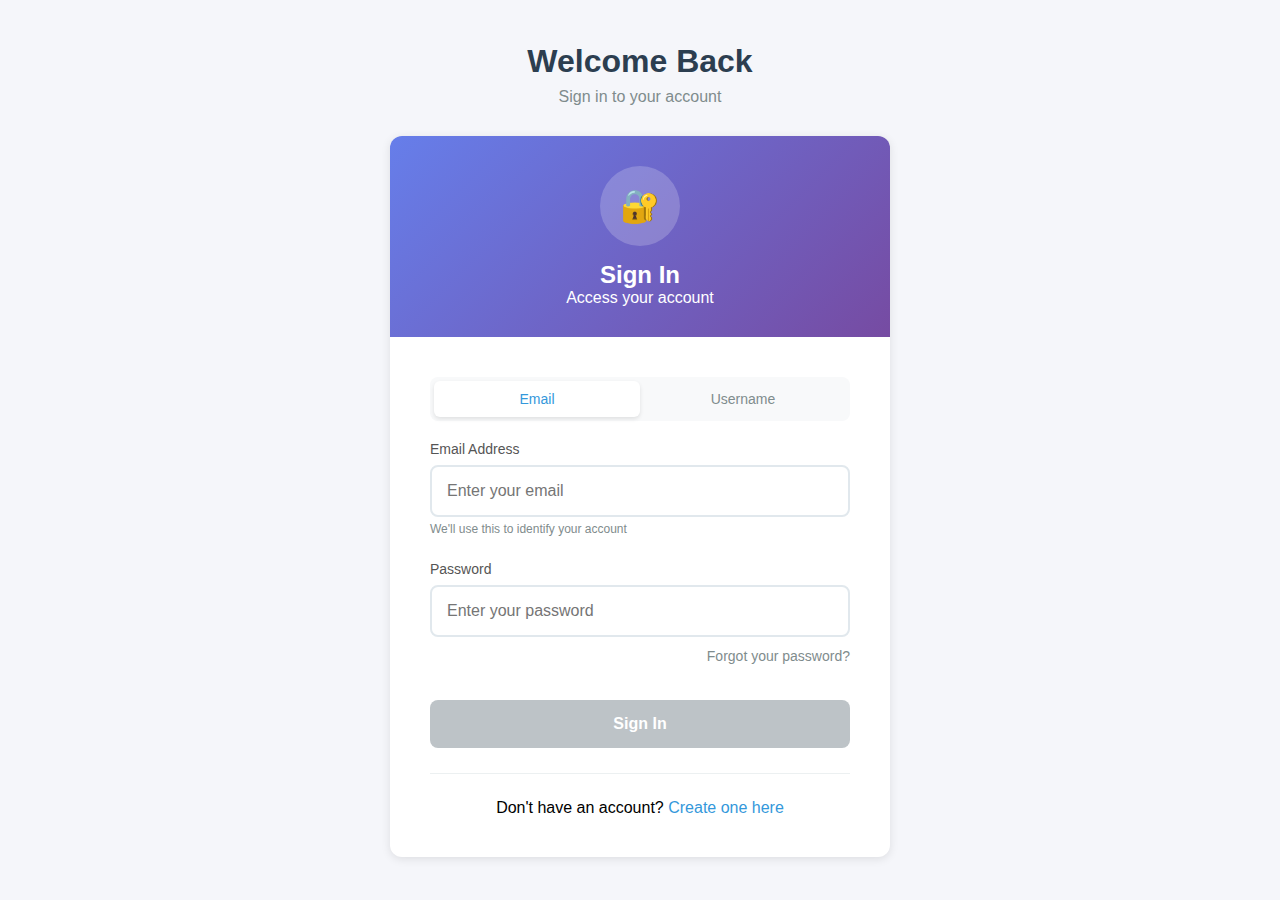
<file: create_article.html>
<!DOCTYPE html>
<html lang="en">
<head>
    <meta charset="UTF-8">
    <meta name="viewport" content="width=device-width, initial-scale=1.0">
    <title>Create New Article</title>
    <style>
        * {
            margin: 0;
            padding: 0;
            box-sizing: border-box;
        }

        body {
            font-family: -apple-system, BlinkMacSystemFont, 'Segoe UI', Roboto, sans-serif;
            background: linear-gradient(135deg, #667eea 0%, #764ba2 100%);
            min-height: 100vh;
            padding: 20px;
            display: flex;
            align-items: center;
            justify-content: center;
        }

        .container {
            max-width: 600px;
            width: 100%;
        }

        .create-card {
            background: white;
            border-radius: 16px;
            box-shadow: 0 20px 60px rgba(0, 0, 0, 0.3);
            overflow: hidden;
        }

        .card-header {
            background: linear-gradient(135deg, #667eea 0%, #764ba2 100%);
            color: white;
            padding: 30px;
            text-align: center;
        }

        .card-header h1 {
            font-size: 28px;
            margin-bottom: 8px;
        }

        .card-header p {
            opacity: 0.9;
            font-size: 14px;
        }

        .card-body {
            padding: 40px;
        }

        .form-group {
            margin-bottom: 25px;
        }

        .label {
            display: block;
            margin-bottom: 8px;
            color: #2c3e50;
            font-weight: 600;
            font-size: 14px;
        }

        .required {
            color: #e74c3c;
        }

        .form-control {
            width: 100%;
            padding: 12px 16px;
            border: 2px solid #e1e8ed;
            border-radius: 8px;
            font-size: 16px;
            font-family: inherit;
            transition: all 0.3s ease;
            background: #f8f9fa;
        }

        .form-control:focus {
            outline: none;
            border-color: #667eea;
            background: white;
            box-shadow: 0 0 0 4px rgba(102, 126, 234, 0.1);
        }

        input.form-control {
            font-weight: 600;
        }

        textarea.form-control {
            resize: vertical;
            min-height: 100px;
            line-height: 1.6;
        }

        .char-counter {
            text-align: right;
            font-size: 12px;
            color: #6b7785;
            margin-top: 5px;
        }

        .char-counter.warning {
            color: #f39c12;
        }

        .char-counter.danger {
            color: #e74c3c;
        }

        .form-actions {
            display: flex;
            gap: 12px;
            margin-top: 30px;
        }

        .btn {
            flex: 1;
            padding: 14px 24px;
            border: none;
            border-radius: 8px;
            font-size: 16px;
            font-weight: 600;
            cursor: pointer;
            transition: all 0.3s ease;
            text-decoration: none;
            display: inline-flex;
            align-items: center;
            justify-content: center;
            gap: 8px;
        }

        .btn-primary {
            background: linear-gradient(135deg, #667eea 0%, #764ba2 100%);
            color: white;
        }

        .btn-primary:hover:not(:disabled) {
            transform: translateY(-2px);
            box-shadow: 0 8px 20px rgba(102, 126, 234, 0.4);
        }

        .btn-secondary {
            background: #f1f3f5;
            color: #495057;
        }

        .btn-secondary:hover {
            background: #e9ecef;
        }

        .btn:disabled {
            background: #adb5bd;
            cursor: not-allowed;
            transform: none;
        }

        .message {
            padding: 14px 18px;
            border-radius: 8px;
            margin-bottom: 20px;
            font-weight: 500;
            display: none;
            align-items: center;
            gap: 10px;
        }

        .message.show {
            display: flex;
        }

        .message.success {
            background: #d4edda;
            color: #155724;
            border-left: 4px solid #28a745;
        }

        .message.error {
            background: #f8d7da;
            color: #721c24;
            border-left: 4px solid #dc3545;
        }

        .spinner {
            display: inline-block;
            width: 18px;
            height: 18px;
            border: 2px solid white;
            border-radius: 50%;
            border-top-color: transparent;
            animation: spin 0.8s linear infinite;
        }

        @keyframes spin {
            to { transform: rotate(360deg); }
        }

        .info-box {
            background: #e7f3ff;
            border-left: 4px solid #0066cc;
            padding: 14px 18px;
            border-radius: 6px;
            margin-bottom: 25px;
            font-size: 14px;
            color: #004085;
            line-height: 1.5;
        }

        .back-link {
            display: inline-flex;
            align-items: center;
            gap: 8px;
            color: white;
            text-decoration: none;
            margin-bottom: 20px;
            font-weight: 600;
            padding: 10px 16px;
            background: rgba(255, 255, 255, 0.2);
            border-radius: 8px;
            backdrop-filter: blur(10px);
            transition: all 0.3s ease;
        }

        .back-link:hover {
            background: rgba(255, 255, 255, 0.3);
            transform: translateX(-4px);
        }

        @media (max-width: 768px) {
            body {
                padding: 10px;
                align-items: flex-start;
            }

            .card-header {
                padding: 24px;
            }

            .card-header h1 {
                font-size: 24px;
            }

            .card-body {
                padding: 24px;
            }

            .form-actions {
                flex-direction: column;
            }

            .btn {
                width: 100%;
            }
        }

        .icon {
            font-size: 20px;
        }
    </style>
</head>
<body>
<div class="container">
    <a href="dashboard.html" class="back-link">
        <span>←</span> Back to Dashboard
    </a>

    <div class="create-card">
        <div class="card-header">
            <h1>Create New Article</h1>
            <p>Start your story with a compelling title and summary</p>
        </div>

        <div class="card-body">
            <div id="messageContainer"></div>

            <div class="info-box">
                <strong>Quick Start:</strong> Give your article a title and optional summary. You'll be able to add content blocks, images, and videos after creation.
            </div>

            <form id="createArticleForm">
                <div class="form-group">
                    <label for="articleTitle" class="label">
                        Article Title <span class="required">*</span>
                    </label>
                    <input
                            type="text"
                            id="articleTitle"
                            class="form-control"
                            placeholder="Enter an engaging title..."
                            maxlength="100"
                            required
                            autocomplete="off"
                    >
                    <div class="char-counter" id="titleCounter">0 / 100</div>
                </div>

                <div class="form-group">
                    <label for="articleSummary" class="label">
                        Summary (Optional)
                    </label>
                    <textarea
                            id="articleSummary"
                            class="form-control"
                            placeholder="Write a brief summary to engage your readers..."
                            maxlength="1000"
                    ></textarea>
                    <div class="char-counter" id="summaryCounter">0 / 1000</div>
                </div>

                <div class="form-actions">
                    <a href="dashboard.html" class="btn btn-secondary">Cancel</a>
                    <button type="submit" class="btn btn-primary" id="createBtn">
                        <span class="icon">✓</span>
                        Create Article
                    </button>
                </div>
            </form>
        </div>
    </div>
</div>

<script>
    const API_BASE = "https://mnews.jprq.site";
    const CREATE_URL = `${API_BASE}/api/v1/my-profile/articles/create/`;

    const titleInput = document.getElementById('articleTitle');
    const summaryInput = document.getElementById('articleSummary');
    const titleCounter = document.getElementById('titleCounter');
    const summaryCounter = document.getElementById('summaryCounter');
    const createBtn = document.getElementById('createBtn');
    const form = document.getElementById('createArticleForm');
    const messageContainer = document.getElementById('messageContainer');

    // Character counters
    titleInput.addEventListener('input', () => {
        const length = titleInput.value.length;
        titleCounter.textContent = `${length} / 100`;

        if (length > 90) {
            titleCounter.classList.add('danger');
            titleCounter.classList.remove('warning');
        } else if (length > 75) {
            titleCounter.classList.add('warning');
            titleCounter.classList.remove('danger');
        } else {
            titleCounter.classList.remove('warning', 'danger');
        }
    });

    summaryInput.addEventListener('input', () => {
        const length = summaryInput.value.length;
        summaryCounter.textContent = `${length} / 1000`;

        if (length > 950) {
            summaryCounter.classList.add('danger');
            summaryCounter.classList.remove('warning');
        } else if (length > 850) {
            summaryCounter.classList.add('warning');
            summaryCounter.classList.remove('danger');
        } else {
            summaryCounter.classList.remove('warning', 'danger');
        }
    });

    // Token management
    function getStoredTokens() {
        const accessToken = localStorage.getItem("accessToken");
        const accessExp = localStorage.getItem("accessTokenExpiresAt");
        return {
            access: accessToken,
            accessExp: accessExp ? parseInt(accessExp) : 0
        };
    }

    function isTokenValid(expTime) {
        return expTime && Date.now() < expTime;
    }

    function redirectToLogin() {
        window.location.href = "login.html";
    }

    function getAuthHeaders() {
        const token = localStorage.getItem('accessToken');
        const tokenExp = localStorage.getItem('accessTokenExpiresAt');

        if (!token) {
            console.warn('No access token found');
            window.location.href = 'login.html';
            return null;
        }

        // Check if token is expired
        if (tokenExp && Date.now() >= parseInt(tokenExp)) {
            console.warn('Access token expired');
            localStorage.clear();
            window.location.href = 'login.html';
            return null;
        }

        return {
            'Authorization': `Bearer ${token}`
        };
    }

    // Show message
    function showMessage(text, type) {
        messageContainer.innerHTML = `
            <div class="message ${type} show">
                <span>${type === 'success' ? '✓' : '✕'}</span>
                <span>${text}</span>
            </div>
        `;

        if (type === 'success') {
            setTimeout(() => {
                messageContainer.innerHTML = '';
            }, 3000);
        }
    }

    // Form submission
    form.addEventListener('submit', async (e) => {
        e.preventDefault();

        const title = titleInput.value.trim();
        const summary = summaryInput.value.trim();

        if (!title) {
            showMessage('Please enter a title for your article', 'error');
            titleInput.focus();
            return;
        }

        const tokens = getStoredTokens();
        if (!tokens.access || !isTokenValid(tokens.accessExp)) {
            redirectToLogin();
            return;
        }

        // Disable button and show loading
        createBtn.disabled = true;
        createBtn.innerHTML = '<span class="spinner"></span> Creating...';
        messageContainer.innerHTML = '';

        try {
            const response = await fetch(CREATE_URL, {
                method: 'POST',
                headers: {
                    'Authorization': `Bearer ${tokens.access}`,
                    'Content-Type': 'application/json'
                },
                body: JSON.stringify({
                    title: title,
                    summary: summary
                })
            });

            if (response.status === 401) {
                redirectToLogin();
                return;
            }

            if (response.ok) {
                const article = await response.json();
                console.log('Created article:', article); // Debug line
                console.log('Article ID:', article.id);   // Debug line

                if (!article.id) {
                    showMessage('Article created but no ID returned', 'error');
                    return;
                }

                showMessage('Article created successfully! Redirecting...', 'success');

                setTimeout(() => {
                    window.location.href = `article_blocks.html?id=${article.id}`;
                }, 1500);
            } else {
                const errorData = await response.json();
                const errorMessage = errorData.title?.[0] || errorData.detail || 'Failed to create article';
                showMessage(errorMessage, 'error');
                createBtn.disabled = false;
                createBtn.innerHTML = '<span class="icon">✓</span> Create Article';
            }
        } catch (error) {
            console.error('Error creating article:', error);
            showMessage('Network error. Please check your connection and try again.', 'error');
            createBtn.disabled = false;
            createBtn.innerHTML = '<span class="icon">✓</span> Create Article';
        }
    });

    // Check authentication on load
    document.addEventListener('DOMContentLoaded', () => {
        // Check authentication FIRST before doing anything
        const authHeaders = getAuthHeaders();
        if (!authHeaders) {
            // getAuthHeaders already redirects to login if no token
            return;
        }

        articleId = getArticleIdFromUrl();
        if (!articleId) {
            showMessage('No article ID provided', 'error');
            setTimeout(() => window.location.href = 'dashboard.html', 2000);
            return;
        }

        loadArticle();
        loadBlocks();
        loadCategories();
    });
</script>
</body>
</html>
</file>
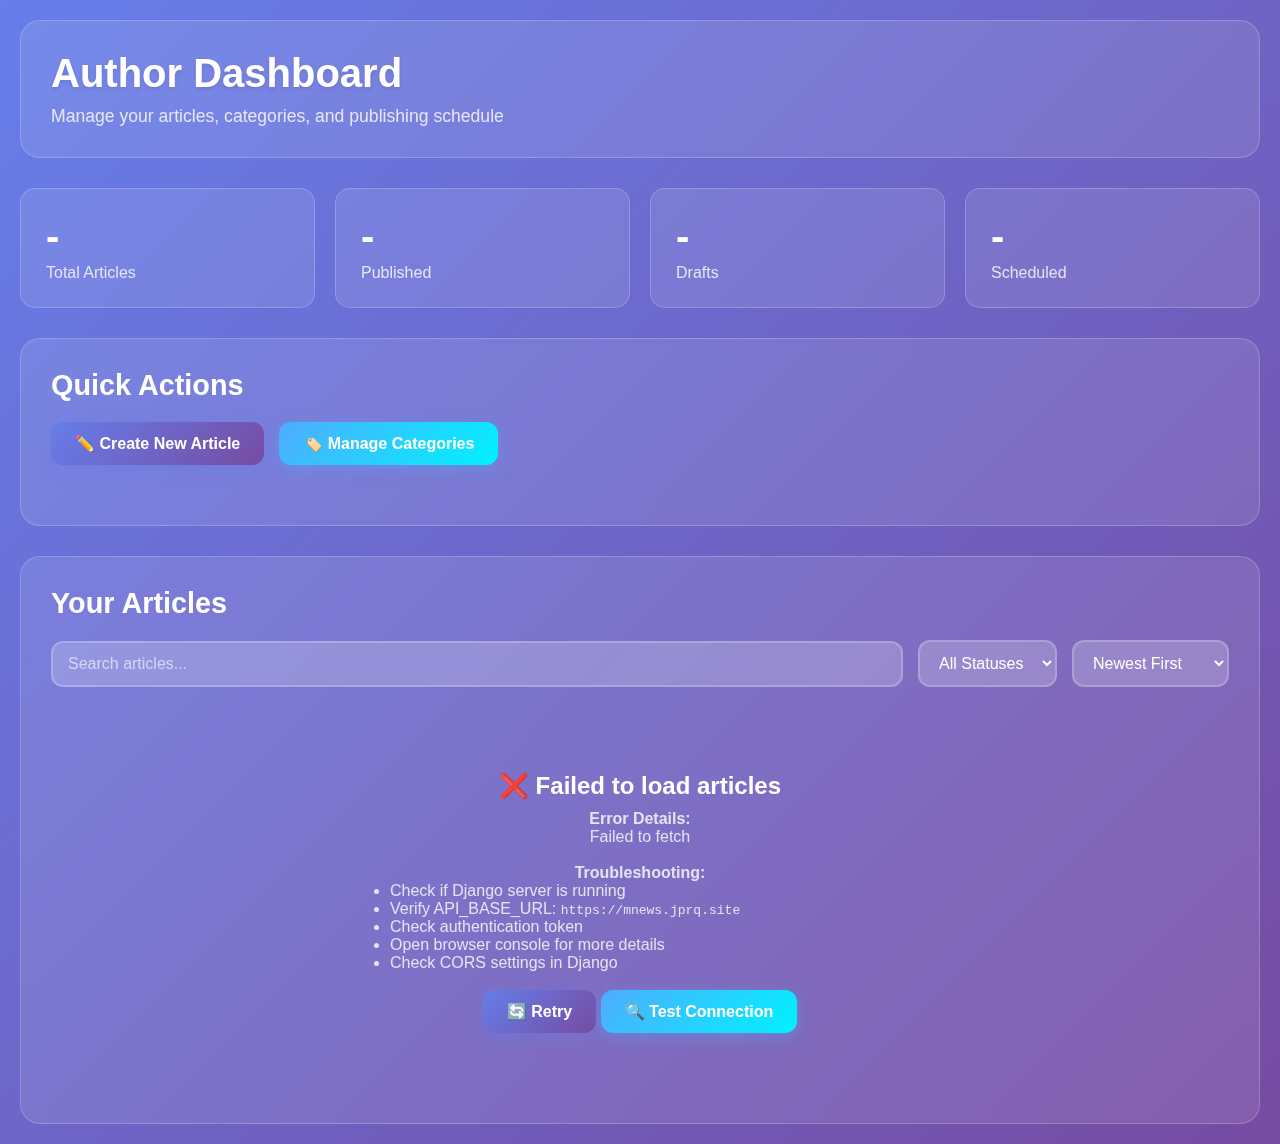
<file: dashboard.html>
<!DOCTYPE html>
<html lang="en">
<head>
    <meta charset="UTF-8">
    <meta name="viewport" content="width=device-width, initial-scale=1.0">
    <title>Author Dashboard - Article Management</title>
    <style>
        * {
            margin: 0;
            padding: 0;
            box-sizing: border-box;
        }

        body {
            font-family: 'Inter', -apple-system, BlinkMacSystemFont, sans-serif;
            background: linear-gradient(135deg, #667eea 0%, #764ba2 100%);
            min-height: 100vh;
            padding: 20px;
        }

        .dashboard-container {
            max-width: 1400px;
            margin: 0 auto;
        }

        .header {
            background: rgba(255, 255, 255, 0.1);
            backdrop-filter: blur(10px);
            border-radius: 20px;
            padding: 30px;
            margin-bottom: 30px;
            border: 1px solid rgba(255, 255, 255, 0.2);
        }

        .header h1 {
            color: white;
            font-size: 2.5rem;
            font-weight: 700;
            margin-bottom: 10px;
            text-shadow: 0 2px 4px rgba(0, 0, 0, 0.1);
        }

        .header p {
            color: rgba(255, 255, 255, 0.8);
            font-size: 1.1rem;
        }

        .stats-grid {
            display: grid;
            grid-template-columns: repeat(auto-fit, minmax(250px, 1fr));
            gap: 20px;
            margin-bottom: 30px;
        }

        .stat-card {
            background: rgba(255, 255, 255, 0.1);
            backdrop-filter: blur(10px);
            border-radius: 15px;
            padding: 25px;
            border: 1px solid rgba(255, 255, 255, 0.2);
            transition: transform 0.3s ease, box-shadow 0.3s ease;
        }

        .stat-card:hover {
            transform: translateY(-5px);
            box-shadow: 0 10px 25px rgba(0, 0, 0, 0.2);
        }

        .stat-number {
            color: white;
            font-size: 2.5rem;
            font-weight: 700;
            margin-bottom: 5px;
        }

        .stat-label {
            color: rgba(255, 255, 255, 0.8);
            font-size: 1rem;
        }

        .actions-section {
            background: rgba(255, 255, 255, 0.1);
            backdrop-filter: blur(10px);
            border-radius: 20px;
            padding: 30px;
            margin-bottom: 30px;
            border: 1px solid rgba(255, 255, 255, 0.2);
        }

        .section-title {
            color: white;
            font-size: 1.8rem;
            font-weight: 600;
            margin-bottom: 20px;
        }

        .action-buttons {
            display: flex;
            flex-wrap: wrap;
            gap: 15px;
            margin-bottom: 30px;
        }

        .btn {
            padding: 12px 24px;
            border: none;
            border-radius: 12px;
            font-weight: 600;
            cursor: pointer;
            text-decoration: none;
            display: inline-flex;
            align-items: center;
            gap: 8px;
            transition: all 0.3s ease;
            font-size: 1rem;
        }

        .btn-primary {
            background: linear-gradient(135deg, #667eea, #764ba2);
            color: white;
            box-shadow: 0 4px 15px rgba(102, 126, 234, 0.4);
        }

        .btn-primary:hover {
            transform: translateY(-2px);
            box-shadow: 0 8px 25px rgba(102, 126, 234, 0.6);
        }

        .btn-success {
            background: linear-gradient(135deg, #4facfe, #00f2fe);
            color: white;
            box-shadow: 0 4px 15px rgba(79, 172, 254, 0.4);
        }

        .btn-success:hover {
            transform: translateY(-2px);
            box-shadow: 0 8px 25px rgba(79, 172, 254, 0.6);
        }

        .articles-section {
            background: rgba(255, 255, 255, 0.1);
            backdrop-filter: blur(10px);
            border-radius: 20px;
            padding: 30px;
            border: 1px solid rgba(255, 255, 255, 0.2);
        }

        .filters {
            display: flex;
            flex-wrap: wrap;
            gap: 15px;
            margin-bottom: 25px;
            align-items: center;
        }

        .search-box {
            flex: 1;
            min-width: 300px;
            position: relative;
        }

        .search-box input {
            width: 100%;
            padding: 12px 45px 12px 15px;
            border: 2px solid rgba(255, 255, 255, 0.2);
            border-radius: 12px;
            background: rgba(255, 255, 255, 0.1);
            color: white;
            font-size: 1rem;
            backdrop-filter: blur(10px);
        }

        .search-box input::placeholder {
            color: rgba(255, 255, 255, 0.6);
        }

        .search-box input:focus {
            outline: none;
            border-color: rgba(255, 255, 255, 0.5);
        }

        .filter-select {
            padding: 12px 15px;
            border: 2px solid rgba(255, 255, 255, 0.2);
            border-radius: 12px;
            background: rgba(255, 255, 255, 0.1);
            color: white;
            font-size: 1rem;
            backdrop-filter: blur(10px);
            cursor: pointer;
        }

        .filter-select option {
            background: #333;
            color: white;
        }

        .articles-grid {
            display: grid;
            gap: 20px;
        }

        .article-card {
            background: rgba(255, 255, 255, 0.1);
            backdrop-filter: blur(10px);
            border-radius: 15px;
            padding: 25px;
            border: 1px solid rgba(255, 255, 255, 0.2);
            transition: all 0.3s ease;
        }

        .article-card:hover {
            transform: translateX(5px);
            box-shadow: 0 10px 25px rgba(0, 0, 0, 0.2);
        }

        .article-header {
            display: flex;
            justify-content: space-between;
            align-items: flex-start;
            margin-bottom: 15px;
        }

        .article-title {
            color: white;
            font-size: 1.4rem;
            font-weight: 600;
            margin-bottom: 8px;
            flex: 1;
        }

        .article-status {
            padding: 6px 12px;
            border-radius: 20px;
            font-size: 0.8rem;
            font-weight: 600;
            text-transform: uppercase;
            margin-left: 15px;
            white-space: nowrap;
        }

        .status-draft {
            background: rgba(255, 193, 7, 0.2);
            color: #ffc107;
            border: 1px solid rgba(255, 193, 7, 0.3);
        }

        .status-published {
            background: rgba(40, 167, 69, 0.2);
            color: #28a745;
            border: 1px solid rgba(40, 167, 69, 0.3);
        }

        .status-scheduled {
            background: rgba(0, 123, 255, 0.2);
            color: #007bff;
            border: 1px solid rgba(0, 123, 255, 0.3);
        }

        .article-meta {
            color: rgba(255, 255, 255, 0.7);
            font-size: 0.9rem;
            margin-bottom: 15px;
            display: flex;
            gap: 20px;
            flex-wrap: wrap;
        }

        .article-summary {
            color: rgba(255, 255, 255, 0.8);
            line-height: 1.6;
            margin-bottom: 15px;
        }

        .article-categories {
            display: flex;
            flex-wrap: wrap;
            gap: 8px;
            margin-bottom: 20px;
        }

        .category-tag {
            background: rgba(255, 255, 255, 0.2);
            color: white;
            padding: 4px 10px;
            border-radius: 15px;
            font-size: 0.8rem;
            border: 1px solid rgba(255, 255, 255, 0.3);
        }

        .article-actions {
            display: flex;
            flex-wrap: wrap;
            gap: 10px;
        }

        .btn-sm {
            padding: 8px 16px;
            font-size: 0.9rem;
        }

        .btn-edit {
            background: linear-gradient(135deg, #f093fb, #f5576c);
            color: white;
            box-shadow: 0 4px 15px rgba(240, 147, 251, 0.4);
        }

        .btn-edit:hover {
            transform: translateY(-2px);
            box-shadow: 0 8px 25px rgba(240, 147, 251, 0.6);
        }

        .btn-danger {
            background: linear-gradient(135deg, #ff416c, #ff4b2b);
            color: white;
            box-shadow: 0 4px 15px rgba(255, 65, 108, 0.4);
        }

        .btn-danger:hover {
            transform: translateY(-2px);
            box-shadow: 0 8px 25px rgba(255, 65, 108, 0.6);
        }

        .btn-info {
            background: linear-gradient(135deg, #4facfe, #00f2fe);
            color: white;
            box-shadow: 0 4px 15px rgba(79, 172, 254, 0.4);
        }

        .btn-info:hover {
            transform: translateY(-2px);
            box-shadow: 0 8px 25px rgba(79, 172, 254, 0.6);
        }

        .loading {
            text-align: center;
            color: rgba(255, 255, 255, 0.8);
            padding: 40px;
        }

        .empty-state {
            text-align: center;
            color: rgba(255, 255, 255, 0.8);
            padding: 60px 20px;
        }

        .empty-state h3 {
            color: white;
            font-size: 1.5rem;
            margin-bottom: 10px;
        }

        .pagination {
            display: flex;
            justify-content: center;
            align-items: center;
            gap: 10px;
            margin-top: 30px;
        }

        .pagination button {
            padding: 10px 15px;
            border: 2px solid rgba(255, 255, 255, 0.2);
            border-radius: 8px;
            background: rgba(255, 255, 255, 0.1);
            color: white;
            cursor: pointer;
            transition: all 0.3s ease;
        }

        .pagination button:hover:not(:disabled) {
            border-color: rgba(255, 255, 255, 0.5);
            background: rgba(255, 255, 255, 0.2);
        }

        .pagination button:disabled {
            opacity: 0.5;
            cursor: not-allowed;
        }

        .pagination .current-page {
            background: rgba(255, 255, 255, 0.3);
            border-color: rgba(255, 255, 255, 0.5);
        }

        @media (max-width: 768px) {
            .dashboard-container {
                padding: 0 10px;
            }

            .header h1 {
                font-size: 2rem;
            }

            .stats-grid {
                grid-template-columns: repeat(auto-fit, minmax(200px, 1fr));
            }

            .action-buttons {
                flex-direction: column;
            }

            .btn {
                justify-content: center;
            }

            .filters {
                flex-direction: column;
                align-items: stretch;
            }

            .search-box {
                min-width: auto;
            }

            .article-header {
                flex-direction: column;
                align-items: flex-start;
            }

            .article-status {
                margin-left: 0;
                margin-top: 10px;
            }

            .article-meta {
                flex-direction: column;
                gap: 5px;
            }

            .article-actions {
                justify-content: center;
            }
        }
    </style>
</head>
<body>
<div class="dashboard-container">
    <div class="header">
        <h1>Author Dashboard</h1>
        <p>Manage your articles, categories, and publishing schedule</p>
    </div>

    <div class="stats-grid">
        <div class="stat-card">
            <div class="stat-number" id="totalArticles">-</div>
            <div class="stat-label">Total Articles</div>
        </div>
        <div class="stat-card">
            <div class="stat-number" id="publishedArticles">-</div>
            <div class="stat-label">Published</div>
        </div>
        <div class="stat-card">
            <div class="stat-number" id="draftArticles">-</div>
            <div class="stat-label">Drafts</div>
        </div>
        <div class="stat-card">
            <div class="stat-number" id="scheduledArticles">-</div>
            <div class="stat-label">Scheduled</div>
        </div>
    </div>

    <div class="actions-section">
        <h2 class="section-title">Quick Actions</h2>
        <div class="action-buttons">
            <button class="btn btn-primary" onclick="createNewArticle()">
                ✏️ Create New Article
            </button>
            <button class="btn btn-success" onclick="showCategoryManager()">
                🏷️ Manage Categories
            </button>
        </div>
    </div>

    <div class="articles-section">
        <h2 class="section-title">Your Articles</h2>
        <div class="filters">
            <div class="search-box">
                <input type="text" id="searchInput" placeholder="Search articles..." onkeyup="debounceSearch()">
            </div>
            <select class="filter-select" id="statusFilter" onchange="filterArticles()">
                <option value="">All Statuses</option>
                <option value="draft">Draft</option>
                <option value="published">Published</option>
                <option value="scheduled">Scheduled</option>
            </select>
            <select class="filter-select" id="sortFilter" onchange="filterArticles()">
                <option value="-published_at">Newest First</option>
                <option value="published_at">Oldest First</option>
                <option value="title">Title A-Z</option>
                <option value="-title">Title Z-A</option>
                <option value="-reading_time">Longest Read</option>
                <option value="reading_time">Shortest Read</option>
            </select>
        </div>

        <div id="articlesContainer">
            <div class="loading">Loading your articles...</div>
        </div>

        <div class="pagination" id="pagination" style="display: none;"></div>
    </div>
</div>

<script>
    // Configuration
    const API_BASE_URL = 'https://mnews.jprq.site';
    const API_TOKEN = localStorage.getItem('accessToken') || '';

    // State
    let currentPage = 1;
    let totalPages = 1;
    let articles = [];
    let categories = [];
    let searchTimeout;

    // Initialize dashboard
    document.addEventListener('DOMContentLoaded', function() {
        loadArticles();
        loadCategories();
    });

    // API Helper
    // async function apiCall(endpoint, options = {}) {
    //     console.log('API Call:', `${API_BASE_URL}${endpoint}`);
    //     console.log('Options:', options);
    //
    //     const token = localStorage.getItem('accessToken') || '';
    //     const defaultHeaders = {
    //         'Authorization': `Bearer ${token}`,
    //         'Content-Type': 'application/json',
    //     };
    //     const mergedHeaders = { ...defaultHeaders, ...(options.headers || {}) };
    //     const fetchOptions = {
    //         ...options,
    //         headers: mergedHeaders
    //     };
    //     try {
    //         const response = await fetch(`${API_BASE_URL}${endpoint}`, fetchOptions);
    //         console.log('Response status:', response.status);
    //         console.log('Response headers:', response.headers);
    //         if (!response.ok) {
    //             const errorText = await response.text();
    //             console.error('Error response:', errorText);
    //             throw new Error(`HTTP ${response.status}: ${errorText}`);
    //         }
    //         const data = await response.json();
    //         console.log('Response data:', data);
    //         return data;
    //     } catch (error) {
    //         console.error('Fetch error:', error);
    //         throw error;
    //     }
    // }
    async function apiCall(endpoint, options = {}) {
        // Ensure endpoint begins with a single slash
        if (!endpoint.startsWith('/')) endpoint = '/' + endpoint;
        // Ensure we call the API under /api/v1
        if (!endpoint.startsWith('/api/v1/')) {
            endpoint = '/api/v1' + endpoint;
        }

        const url = `${API_BASE_URL}${endpoint}`;
        console.log('API Call URL:', url);
        console.log('Options (before headers):', options);

        const token = localStorage.getItem('accessToken') || '';
        const defaultHeaders = {
            'Authorization': `Bearer ${token}`,
            'Content-Type': 'application/json',
        };
        const mergedHeaders = { ...defaultHeaders, ...(options.headers || {}) };

        const fetchOptions = {
            ...options,
            headers: mergedHeaders
        };

        try {
            const response = await fetch(url, fetchOptions);
            console.log('Response status:', response.status);

            // 204 No Content -> return null
            if (response.status === 204) {
                return null;
            }

            // Try parse JSON only if there is content-type application/json
            const contentType = response.headers.get('content-type') || '';
            if (contentType.includes('application/json')) {
                const data = await response.json();
                if (!response.ok) {
                    // Attach status so callers can handle 404 etc
                    const err = new Error(`HTTP ${response.status}`);
                    err.status = response.status;
                    err.data = data;
                    throw err;
                }
                return data;
            } else {
                // Not JSON: return raw text
                const text = await response.text();
                if (!response.ok) {
                    const err = new Error(`HTTP ${response.status}: ${text}`);
                    err.status = response.status;
                    err.data = text;
                    throw err;
                }
                return text;
            }
        } catch (error) {
            console.error('Fetch error:', error);
            throw error;
        }
    }

    // Load articles
    async function loadArticles(page = 1, search = '', status = '', ordering = '-published_at') {
        console.log('Loading articles with params:', { page, search, status, ordering });

        try {
            const params = new URLSearchParams({
                page: page,
                ...(search && { search }),
                ...(status && { status }),
                ordering: ordering
            });

            console.log('Final URL:', `/api/v1//my-profile/articles/?${params}`);
            const data = await apiCall(`/api/v1/my-profile/articles/?${params}`);

            articles = data.results || [];
            currentPage = page;
            totalPages = Math.ceil(data.count / 20); // Assuming 20 items per page

            renderArticles();
            renderPagination();
            updateStats();
        } catch (error) {
            console.error('Error loading articles:', error);
            showDetailedError('Failed to load articles', error);
        }
    }

    // Load categories
    async function loadCategories() {
        try {
            const data = await apiCall('/categories/');
            categories = data.results || data || [];
        } catch (error) {
            console.error('Error loading categories:', error);
        }
    }

    // Render articles
    function renderArticles() {
        const container = document.getElementById('articlesContainer');

        if (articles.length === 0) {
            container.innerHTML = `
                    <div class="empty-state">
                        <h3>No Articles Found</h3>
                        <p>Start creating your first article to see it here!</p>
                        <button class="btn btn-primary" onclick="createNewArticle()">Create Article</button>
                    </div>
                `;
            return;
        }

        container.innerHTML = `
                <div class="articles-grid">
                    ${articles.map(article => `
                        <div class="article-card">
                            <div class="article-header">
                                <h3 class="article-title">${escapeHtml(article.title || 'Untitled')}</h3>
                                <span class="article-status status-${article.status}">${article.status}</span>
                            </div>
                            <div class="article-meta">
                                <span>📅 ${formatDate(article.published_at || article.created_at)}</span>
                                <span>⏱️ ${article.reading_time || 0} min read</span>
                                ${article.scheduled_for ? `<span>🕒 Scheduled for ${formatDate(article.scheduled_for)}</span>` : ''}
                            </div>
                            ${article.summary ? `<div class="article-summary">${escapeHtml(article.summary.substring(0, 150))}...</div>` : ''}
                            <div class="article-categories">
                                ${(article.categories || []).map(cat => `
                                    <span class="category-tag">${escapeHtml(cat.name)}</span>
                                `).join('')}
                            </div>
                            <div class="article-actions">
                                <button class="btn btn-edit btn-sm" onclick="editArticle('${article.id}')">
                                    ✏️ Edit
                                </button>
                                <button class="btn btn-info btn-sm" onclick="manageBlocks('${article.id}')">
                                    📝 Blocks
                                </button>
                                <button class="btn btn-info btn-sm" onclick="manageCategories('${article.id}')">
                                    🏷️ Categories
                                </button>
                                ${article.status === 'draft' ? `
                                    <button class="btn btn-success btn-sm" onclick="publishArticle('${article.id}')">
                                        🚀 Publish
                                    </button>
                                ` : ''}
                                ${article.status === 'draft' ? `
                                    <button class="btn btn-info btn-sm" onclick="scheduleArticle('${article.id}')">
                                        🕒 Schedule
                                    </button>
                                ` : ''}
                                <button class="btn btn-danger btn-sm" onclick="deleteArticle('${article.id}', '${escapeHtml(article.title || 'Untitled')}')">
                                    🗑️ Delete
                                </button>
                            </div>
                        </div>
                    `).join('')}
                </div>
            `;
    }

    // Render pagination
    function renderPagination() {
        const container = document.getElementById('pagination');

        if (totalPages <= 1) {
            container.style.display = 'none';
            return;
        }

        container.style.display = 'flex';
        container.innerHTML = `
                <button ${currentPage === 1 ? 'disabled' : ''} onclick="goToPage(${currentPage - 1})">
                    Previous
                </button>
                <span class="current-page">Page ${currentPage} of ${totalPages}</span>
                <button ${currentPage === totalPages ? 'disabled' : ''} onclick="goToPage(${currentPage + 1})">
                    Next
                </button>
            `;
    }

    // Update statistics
    function updateStats() {
        const stats = articles.reduce((acc, article) => {
            acc.total++;
            acc[article.status] = (acc[article.status] || 0) + 1;
            return acc;
        }, { total: 0, draft: 0, published: 0, scheduled: 0 });

        document.getElementById('totalArticles').textContent = stats.total;
        document.getElementById('publishedArticles').textContent = stats.published;
        document.getElementById('draftArticles').textContent = stats.draft;
        document.getElementById('scheduledArticles').textContent = stats.scheduled;
    }

    // Search and filter functions
    function debounceSearch() {
        clearTimeout(searchTimeout);
        searchTimeout = setTimeout(() => {
            filterArticles();
        }, 300);
    }

    function filterArticles() {
        const search = document.getElementById('searchInput').value;
        const status = document.getElementById('statusFilter').value;
        const ordering = document.getElementById('sortFilter').value;

        loadArticles(1, search, status, ordering);
    }

    function goToPage(page) {
        if (page >= 1 && page <= totalPages) {
            const search = document.getElementById('searchInput').value;
            const status = document.getElementById('statusFilter').value;
            const ordering = document.getElementById('sortFilter').value;
            loadArticles(page, search, status, ordering);
        }
    }

    // Article actions
    async function createNewArticle() {
        // Navigate to create_article.html page
        window.location.href = 'create_article.html';
    }

    function editArticle(articleId) {
        // Navigate to edit page
        window.location.href = `article_blocks.html?id=${articleId}`;
    }

    function manageBlocks(articleId) {
        // Navigate to blocks management page
        window.location.href = `article_blocks.html?id=${articleId}`;
    }

    function manageCategories(articleId) {
        // Navigate to category management page
        window.location.href = `article_blocks.html?id=${articleId}`;
    }

    async function publishArticle(articleId) {
        if (!confirm('Are you sure you want to publish this article?')) return;

        try {
            // PATCH to /api/v1/my-profile/articles/<id>/publish/
            const data = await apiCall(`/my-profile/articles/${articleId}/publish/`, {
                method: 'PATCH',
                body: JSON.stringify({}) // serializer expects request context only; send empty body
            });

            showSuccess('Article published successfully!');
            loadArticles(); // refresh
        } catch (error) {
            console.error('Error publishing article:', error);
            if (error.status === 404) {
                showError('Article not found (404). It might have been deleted.');
            } else if (error.status === 403 || error.status === 401) {
                showError('Permission denied. Make sure you are authenticated and are the article author.');
            } else {
                showError('Failed to publish article');
            }
        }
    }

    async function scheduleArticle(articleId) {
        // Ask user for publish time (local). Try to validate basic format.
        const publishTimeInput = prompt('Enter publish time (YYYY-MM-DD HH:MM, local time):');
        if (!publishTimeInput) return;

        // Basic parsing: replace space with 'T' and assume local timezone, then toISOString()
        // Example input: "2025-10-01 15:30"
        const normalized = publishTimeInput.trim().replace(' ', 'T');
        const parsed = new Date(normalized);

        if (isNaN(parsed.getTime())) {
            alert('Invalid date format. Use: YYYY-MM-DD HH:MM');
            return;
        }

        // Convert to ISO in UTC as backend expects ISO 8601 (example in your doc)
        const iso = parsed.toISOString();

        try {
            const data = await apiCall(`/my-profile/articles/${articleId}/schedule/`, {
                method: 'PATCH',
                body: JSON.stringify({ publish_time: iso })
            });

            showSuccess('Article scheduled successfully!');
            loadArticles(); // refresh
        } catch (error) {
            console.error('Error scheduling article:', error);
            if (error.status === 400 && error.data) {
                // show validation errors returned by serializer
                const errMsg = typeof error.data === 'object' ? JSON.stringify(error.data) : String(error.data);
                showError('Failed to schedule article: ' + errMsg);
            } else if (error.status === 404) {
                showError('Article not found (404).');
            } else {
                showError('Failed to schedule article');
            }
        }
    }

    async function deleteArticle(articleId, title) {
        if (!confirm(`Are you sure you want to delete "${title}"? This action cannot be undone.`)) return;

        try {
            // DELETE to /api/v1/my-profile/articles/<id>/delete/
            await apiCall(`/my-profile/articles/${articleId}/delete/`, {
                method: 'DELETE'
            });

            showSuccess('Article deleted successfully!');
            loadArticles(); // refresh list
        } catch (error) {
            console.error('Error deleting article:', error);
            if (error.status === 404) {
                showError('Article not found (404).');
            } else if (error.status === 403) {
                showError('Permission denied. Only the author or staff can delete.');
            } else {
                showError('Failed to delete article');
            }
        }
    }
    function showCategoryManager() {
        // Navigate to category management page
        window.location.href = 'article_blocks.html';
    }

    // Utility functions
    function escapeHtml(unsafe) {
        if (!unsafe) return '';
        return unsafe
            .replace(/&/g, "&amp;")
            .replace(/</g, "&lt;")
            .replace(/>/g, "&gt;")
            .replace(/"/g, "&quot;")
            .replace(/'/g, "&#039;");
    }

    function formatDate(dateString) {
        if (!dateString) return 'N/A';
        const date = new Date(dateString);
        return date.toLocaleDateString() + ' ' + date.toLocaleTimeString([], {hour: '2-digit', minute:'2-digit'});
    }

    function showSuccess(message) {
        // Simple success notification
        alert(`✅ ${message}`);
    }

    function showError(message) {
        // Simple error notification
        alert(`❌ ${message}`);
    }

    function showDetailedError(message, error) {
        const container = document.getElementById('articlesContainer');
        container.innerHTML = `
                <div class="empty-state">
                    <h3>❌ ${message}</h3>
                    <p><strong>Error Details:</strong></p>
                    <p>${error.message}</p>
                    <br>
                    <p><strong>Troubleshooting:</strong></p>
                    <ul style="text-align: left; max-width: 500px; margin: 0 auto;">
                        <li>Check if Django server is running</li>
                        <li>Verify API_BASE_URL: <code>${API_BASE_URL}</code></li>
                        <li>Check authentication token</li>
                        <li>Open browser console for more details</li>
                        <li>Check CORS settings in Django</li>
                    </ul>
                    <br>
                    <button class="btn btn-primary" onclick="loadArticles()">🔄 Retry</button>
                    <button class="btn btn-info" onclick="checkConnection()">🔍 Test Connection</button>
                </div>
            `;
        console.error('Detailed error:', error);
    }

    // Test connection function
    async function checkConnection() {
        try {
            console.log('Testing connection to:', API_BASE_URL);
            const token = localStorage.getItem('accessToken') || '';
            const response = await fetch(`${API_BASE_URL}/`, {
                method: 'GET',
                headers: {
                    'Authorization': `Bearer ${token}`,
                }
            });
            console.log('Connection test response:', response.status);
            alert(`Connection test: ${response.status} ${response.statusText}`);
        } catch (error) {
            console.error('Connection test failed:', error);
            alert(`Connection failed: ${error.message}`);
        }
    }
</script>
</body>
</html>
</file>
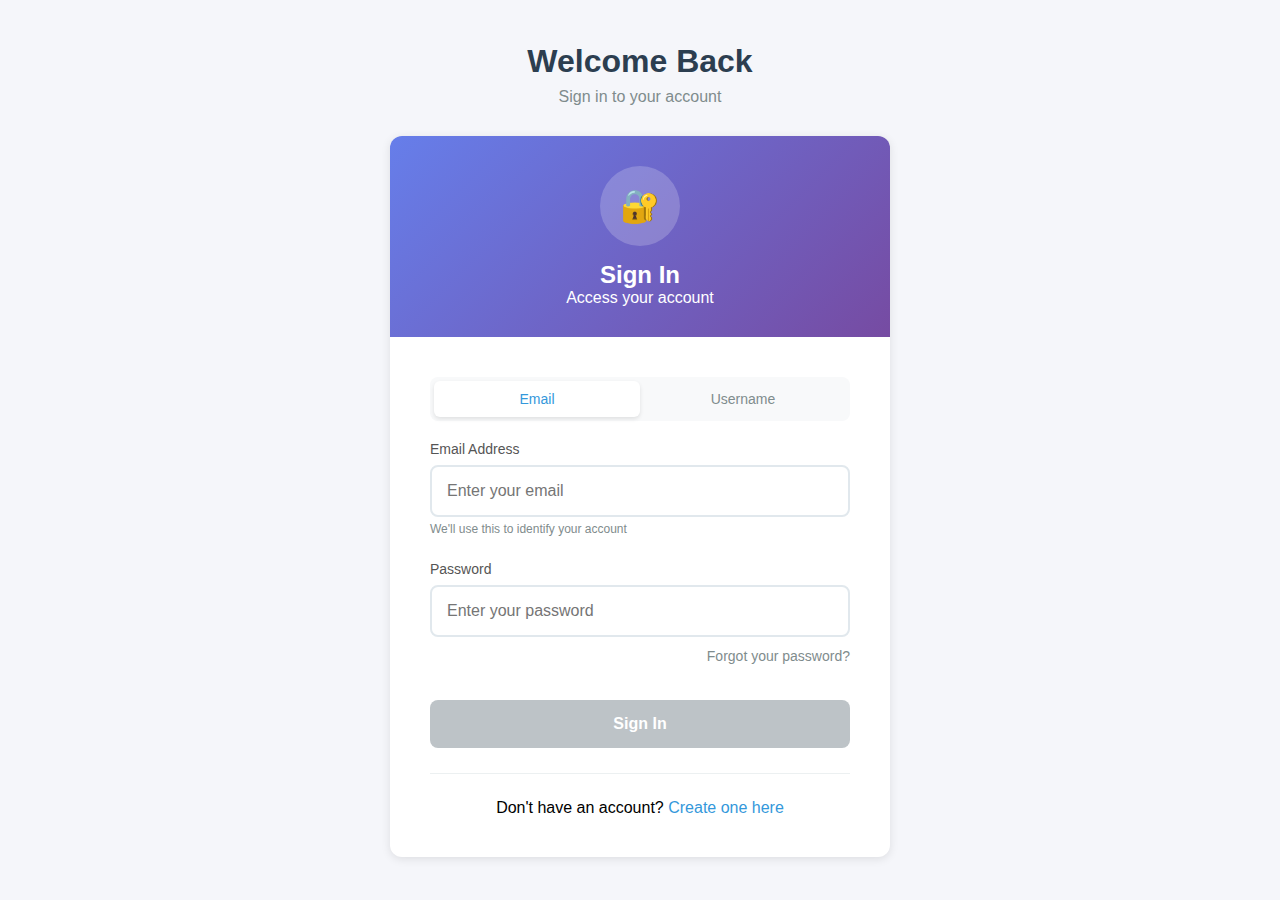
<file: login.html>
<!DOCTYPE html>
<html lang="en">
<head>
    <meta charset="UTF-8">
    <meta name="viewport" content="width=device-width, initial-scale=1.0">
    <title>Login - Welcome Back</title>
    <style>
        * {
            margin: 0;
            padding: 0;
            box-sizing: border-box;
        }

        body {
            font-family: -apple-system, BlinkMacSystemFont, 'Segoe UI', Roboto, sans-serif;
            background: #f5f6fa;
            min-height: 100vh;
            padding: 20px;
            display: flex;
            align-items: center;
            justify-content: center;
        }

        .container {
            max-width: 500px;
            width: 100%;
        }

        .header {
            text-align: center;
            margin-bottom: 30px;
        }

        .header h1 {
            color: #2c3e50;
            font-size: 32px;
            margin-bottom: 8px;
        }

        .header p {
            color: #7f8c8d;
            font-size: 16px;
        }

        .login-card {
            background: white;
            border-radius: 12px;
            box-shadow: 0 2px 10px rgba(0, 0, 0, 0.1);
            overflow: hidden;
        }

        .card-header {
            background: linear-gradient(135deg, #667eea 0%, #764ba2 100%);
            color: white;
            padding: 30px;
            text-align: center;
        }

        .avatar {
            width: 80px;
            height: 80px;
            border-radius: 50%;
            background: rgba(255, 255, 255, 0.2);
            display: flex;
            align-items: center;
            justify-content: center;
            margin: 0 auto 15px;
            font-size: 32px;
            font-weight: bold;
        }

        .card-body {
            padding: 40px;
        }

        .form-group {
            margin-bottom: 25px;
        }

        .form-label {
            display: block;
            margin-bottom: 8px;
            color: #555;
            font-weight: 500;
            font-size: 14px;
        }

        .form-input {
            width: 100%;
            padding: 15px;
            border: 2px solid #e1e8ed;
            border-radius: 8px;
            font-size: 16px;
            transition: all 0.2s ease;
            background: #fff;
        }

        .form-input:focus {
            outline: none;
            border-color: #3498db;
            transform: translateY(-1px);
            box-shadow: 0 4px 12px rgba(52, 152, 219, 0.15);
        }

        .form-input.invalid {
            border-color: #e74c3c;
        }

        .form-input.valid {
            border-color: #27ae60;
        }

        .login-method-toggle {
            display: flex;
            background: #f8f9fa;
            border-radius: 8px;
            padding: 4px;
            margin-bottom: 20px;
        }

        .toggle-btn {
            flex: 1;
            padding: 10px;
            border: none;
            background: transparent;
            border-radius: 6px;
            cursor: pointer;
            font-size: 14px;
            font-weight: 500;
            transition: all 0.2s ease;
            color: #7f8c8d;
        }

        .toggle-btn.active {
            background: white;
            color: #3498db;
            box-shadow: 0 2px 4px rgba(0, 0, 0, 0.1);
        }

        .submit-btn {
            width: 100%;
            padding: 15px;
            background: #3498db;
            color: white;
            border: none;
            border-radius: 8px;
            font-size: 16px;
            font-weight: 600;
            cursor: pointer;
            transition: all 0.2s ease;
            margin-top: 10px;
        }

        .submit-btn:hover:not(:disabled) {
            background: #2980b9;
            transform: translateY(-1px);
            box-shadow: 0 4px 15px rgba(52, 152, 219, 0.3);
        }

        .submit-btn:disabled {
            background: #bdc3c7;
            cursor: not-allowed;
            transform: none;
            box-shadow: none;
        }

        .message {
            margin: 20px 0;
            padding: 15px;
            border-radius: 8px;
            font-weight: 500;
            font-size: 14px;
        }

        .message.success {
            background: #d4edda;
            color: #155724;
            border: 1px solid #c3e6cb;
        }

        .message.error {
            background: #f8d7da;
            color: #721c24;
            border: 1px solid #f5c6cb;
        }

        .message.info {
            background: #d1ecf1;
            color: #0c5460;
            border: 1px solid #bee5eb;
        }

        .loader {
            position: fixed;
            inset: 0;
            display: none;
            align-items: center;
            justify-content: center;
            background: rgba(0, 0, 0, 0.4);
            z-index: 9999;
        }

        .spinner {
            width: 64px;
            height: 64px;
            border: 6px solid #fff;
            border-top-color: transparent;
            border-radius: 50%;
            animation: spin 0.9s linear infinite;
        }

        @keyframes spin {
            to { transform: rotate(360deg); }
        }

        .register-link {
            text-align: center;
            margin-top: 25px;
            padding-top: 25px;
            border-top: 1px solid #ecf0f1;
        }

        .register-link a {
            color: #3498db;
            text-decoration: none;
            font-weight: 500;
        }

        .register-link a:hover {
            color: #2980b9;
            text-decoration: underline;
        }

        .forgot-password {
            text-align: right;
            margin-top: 10px;
        }

        .forgot-password a {
            color: #7f8c8d;
            text-decoration: none;
            font-size: 14px;
        }

        .forgot-password a:hover {
            color: #3498db;
            text-decoration: underline;
        }

        .input-hint {
            font-size: 12px;
            color: #7f8c8d;
            margin-top: 5px;
        }

        @media (max-width: 768px) {
            .container {
                padding: 0 10px;
            }

            .card-body {
                padding: 30px 20px;
            }

            .header h1 {
                font-size: 28px;
            }
        }
    </style>
</head>
<body>
<div class="container">
    <div class="header">
        <h1>Welcome Back</h1>
        <p>Sign in to your account</p>
    </div>

    <div class="login-card">
        <div class="card-header">
            <div class="avatar">🔐</div>
            <h2>Sign In</h2>
            <p>Access your account</p>
        </div>

        <div class="card-body">
            <div id="messageContainer"></div>

            <form id="loginForm">
                <!-- Login Method Toggle -->
                <div class="login-method-toggle">
                    <button type="button" class="toggle-btn active" id="emailToggle">Email</button>
                    <button type="button" class="toggle-btn" id="usernameToggle">Username</button>
                </div>

                <!-- Email/Username Input -->
                <div class="form-group">
                    <label for="loginField" class="form-label" id="loginFieldLabel">Email Address</label>
                    <input type="email" class="form-input" id="loginField" required autocomplete="email" placeholder="Enter your email">
                    <div class="input-hint" id="loginFieldHint">
                        We'll use this to identify your account
                    </div>
                </div>

                <!-- Password Input -->
                <div class="form-group">
                    <label for="password" class="form-label">Password</label>
                    <input type="password" class="form-input" id="password" required autocomplete="current-password" placeholder="Enter your password">
                    <div class="forgot-password">
                        <a href="#" id="forgotPasswordLink">Forgot your password?</a>
                    </div>
                </div>

                <button type="submit" class="submit-btn" id="submitBtn" disabled>Sign In</button>
            </form>

            <div class="register-link">
                <p>Don't have an account? <a href="register.html">Create one here</a></p>
            </div>
        </div>
    </div>
</div>

<div class="loader" id="globalLoader">
    <div class="spinner"></div>
</div>

<script>
    window.addEventListener("DOMContentLoaded", () => {
        // --- Elements
        const loginForm = document.getElementById("loginForm");
        const loginField = document.getElementById("loginField");
        const passwordInput = document.getElementById("password");
        const submitBtn = document.getElementById("submitBtn");
        const messageContainer = document.getElementById("messageContainer");
        const loader = document.getElementById("globalLoader");

        // Toggle elements
        const emailToggle = document.getElementById("emailToggle");
        const usernameToggle = document.getElementById("usernameToggle");
        const loginFieldLabel = document.getElementById("loginFieldLabel");
        const loginFieldHint = document.getElementById("loginFieldHint");

        // --- API URL
        const LOGIN_URL = "http://144.91.124.3:4444/api/v1/auth/login/";

        // --- Utility functions
        const showLoader = () => (loader.style.display = "flex");
        const hideLoader = () => (loader.style.display = "none");
        const isValidEmail = (e) => /^[^\s@]+@[^\s@]+\.[^\s@]+$/.test(e);
        const isValidUsername = (u) => typeof u === "string" && u.length >= 3;

        let currentLoginMethod = 'email'; // 'email' or 'username'

        // --- Message display
        function showMessage(text, type = "error") {
            if (!text) {
                messageContainer.innerHTML = "";
                return;
            }

            messageContainer.innerHTML = `
            <div class="message ${type}">${text}</div>
        `;
        }

        function clearMessage() {
            messageContainer.innerHTML = "";
        }

        // --- Login method toggle
        function switchToEmail() {
            currentLoginMethod = 'email';
            emailToggle.classList.add('active');
            usernameToggle.classList.remove('active');

            loginField.type = 'email';
            loginField.placeholder = 'Enter your email';
            loginField.autocomplete = 'email';
            loginFieldLabel.textContent = 'Email Address';
            loginFieldHint.textContent = "We'll use this to identify your account";

            loginField.value = '';
            updateButtonState();
        }

        function switchToUsername() {
            currentLoginMethod = 'username';
            usernameToggle.classList.add('active');
            emailToggle.classList.remove('active');

            loginField.type = 'text';
            loginField.placeholder = 'Enter your username';
            loginField.autocomplete = 'username';
            loginFieldLabel.textContent = 'Username';
            loginFieldHint.textContent = "Your unique username identifier";

            loginField.value = '';
            updateButtonState();
        }

        emailToggle.addEventListener('click', switchToEmail);
        usernameToggle.addEventListener('click', switchToUsername);

        // --- Form validation
        function validateLoginField() {
            const value = loginField.value.trim();
            if (currentLoginMethod === 'email') {
                return isValidEmail(value);
            } else {
                return isValidUsername(value);
            }
        }

        function updateButtonState() {
            const loginFieldValid = validateLoginField();
            const passwordValid = passwordInput.value.length >= 1;

            submitBtn.disabled = !(loginFieldValid && passwordValid);

            // Visual feedback
            if (loginField.value) {
                loginField.classList.toggle('valid', loginFieldValid);
                loginField.classList.toggle('invalid', !loginFieldValid);
            } else {
                loginField.classList.remove('valid', 'invalid');
            }
        }

        loginField.addEventListener("input", updateButtonState);
        passwordInput.addEventListener("input", updateButtonState);

        // --- Token storage
        function saveTokens({ access, refresh }) {
            const now = Date.now();
            const accessExp = now + 7 * 24 * 60 * 60 * 1000; // 7 days
            const refreshExp = now + 30 * 24 * 60 * 60 * 1000; // 30 days

            localStorage.setItem("accessToken", access);
            localStorage.setItem("accessTokenExpiresAt", String(accessExp));
            localStorage.setItem("refreshToken", refresh);
            localStorage.setItem("refreshTokenExpiresAt", String(refreshExp));
        }

        // --- Form submission
        loginForm.addEventListener("submit", async (e) => {
            e.preventDefault();

            const loginValue = loginField.value.trim();
            const password = passwordInput.value;

            if (!validateLoginField()) {
                const fieldName = currentLoginMethod === 'email' ? 'email address' : 'username';
                showMessage(`Please enter a valid ${fieldName}.`, "error");
                return;
            }

            if (!password) {
                showMessage("Please enter your password.", "error");
                return;
            }

            clearMessage();
            submitBtn.disabled = true;
            showLoader();

            // Prepare request data based on login method
            const requestData = {
                password: password
            };

            if (currentLoginMethod === 'email') {
                requestData.email = loginValue;
            } else {
                requestData.username = loginValue;
            }

            try {
                const response = await fetch(LOGIN_URL, {
                    method: "POST",
                    headers: { "Content-Type": "application/json" },
                    body: JSON.stringify(requestData),
                });

                const data = await response.json();

                if (response.ok && data.success) {
                    // Save tokens
                    if (data.tokens?.access && data.tokens?.refresh) {
                        saveTokens(data.tokens);
                        localStorage.setItem('access_token', data.tokens?.access);
                        localStorage.setItem('refresh_token', data.tokens?.refresh);
                    }

                    showMessage("Login successful! Redirecting...", "success");

                    // Redirect after short delay
                    setTimeout(() => {
                        window.location.href = "main.html"; // or your dashboard URL
                    }, 1500);

                } else {
                    // Handle different error types
                    let errorMessage = "Login failed. Please try again.";

                    if (data.errors) {
                        // Handle validation errors
                        const errors = data.errors;
                        if (errors.non_field_errors) {
                            errorMessage = errors.non_field_errors[0];
                        } else if (errors.email) {
                            errorMessage = errors.email[0];
                        } else if (errors.username) {
                            errorMessage = errors.username[0];
                        } else if (errors.password) {
                            errorMessage = errors.password[0];
                        }
                    } else if (data.message) {
                        errorMessage = data.message;
                    }

                    showMessage(errorMessage, "error");
                }
            } catch (error) {
                console.error("Login error:", error);
                showMessage("Unable to connect to server. Please check your connection and try again.", "error");
            } finally {
                hideLoader();
                submitBtn.disabled = false;
            }
        });

        // --- Forgot password handler (placeholder)
        document.getElementById("forgotPasswordLink").addEventListener("click", (e) => {
            e.preventDefault();
            showMessage("Password reset functionality will be available soon.", "info");
        });

        // --- Initialize
        updateButtonState();
    });
</script>
</body>
</html>
</file>
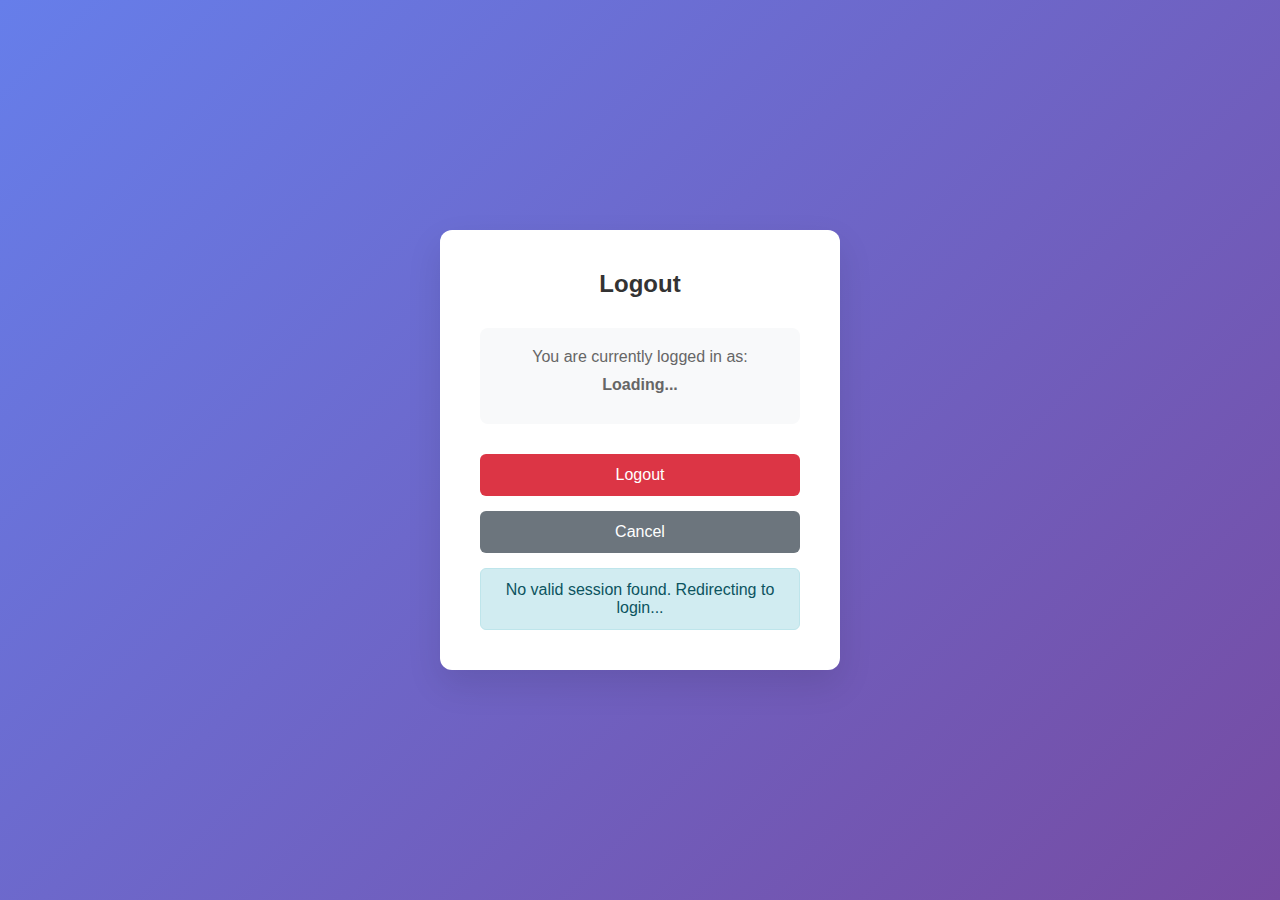
<file: logout.html>
<!DOCTYPE html>
<html lang="en">
<head>
    <meta charset="UTF-8">
    <title><!DOCTYPE html>
        <html lang="en">
        <head>
        <meta charset="UTF-8">
        <meta name="viewport" content="width=device-width, initial-scale=1.0">
        <title>Logout</title>
    <style>
        * {
            margin: 0;
            padding: 0;
            box-sizing: border-box;
        }

        body {
            font-family: -apple-system, BlinkMacSystemFont, 'Segoe UI', Roboto, sans-serif;
            background: linear-gradient(135deg, #667eea 0%, #764ba2 100%);
            min-height: 100vh;
            display: flex;
            align-items: center;
            justify-content: center;
            padding: 20px;
        }

        .form-cont {
            background: white;
            padding: 40px;
            border-radius: 12px;
            box-shadow: 0 15px 35px rgba(0, 0, 0, 0.1);
            width: 100%;
            max-width: 400px;
        }

        h2 {
            text-align: center;
            color: #333;
            margin-bottom: 30px;
            font-weight: 600;
        }

        .user-info {
            background: #f8f9fa;
            padding: 20px;
            border-radius: 8px;
            margin-bottom: 30px;
            text-align: center;
        }

        .user-info p {
            color: #666;
            margin-bottom: 10px;
        }

        .user-email {
            font-weight: 600;
            color: #333;
        }

        .logout-buttons {
            display: flex;
            gap: 15px;
            flex-direction: column;
        }

        .submit-btn {
            width: 100%;
            padding: 12px;
            border: none;
            border-radius: 6px;
            font-size: 16px;
            font-weight: 500;
            cursor: pointer;
            transition: all 0.2s ease;
        }

        .logout-btn {
            background: #dc3545;
            color: white;
        }

        .logout-btn:hover:not(:disabled) {
            background: #c82333;
            transform: translateY(-1px);
        }

        .logout-btn:disabled {
            background: #6c757d;
            cursor: not-allowed;
        }

        .cancel-btn {
            background: #6c757d;
            color: white;
        }

        .cancel-btn:hover {
            background: #5a6268;
            transform: translateY(-1px);
        }

        .message {
            margin-top: 15px;
            padding: 12px;
            border-radius: 6px;
            text-align: center;
            font-weight: 500;
        }

        .message.error {
            background: #f8d7da;
            color: #721c24;
            border: 1px solid #f5c6cb;
        }

        .message.success {
            background: #d4edda;
            color: #155724;
            border: 1px solid #c3e6cb;
        }

        .message.info {
            background: #d1ecf1;
            color: #0c5460;
            border: 1px solid #bee5eb;
        }

        @keyframes spin {
            to { transform: rotate(360deg); }
        }

        .loader {
            position: fixed;
            inset: 0;
            display: none;
            align-items: center;
            justify-content: center;
            background: rgba(0, 0, 0, 0.4);
            z-index: 9999;
        }

        .spinner {
            width: 64px;
            height: 64px;
            border: 6px solid #fff;
            border-top-color: transparent;
            border-radius: 50%;
            animation: spin 0.9s linear infinite;
        }

        @media (max-width: 480px) {
            .form-cont {
                padding: 30px 20px;
            }

            .logout-buttons {
                gap: 12px;
            }
        }
    </style>
</head>
<body>
<div class="form-cont">
    <h2>Logout</h2>

    <div class="user-info">
        <p>You are currently logged in as:</p>
        <p class="user-email" id="userEmail">Loading...</p>
    </div>

    <div class="logout-buttons">
        <button type="button" class="submit-btn logout-btn" id="logoutBtn">
            Logout
        </button>
        <button type="button" class="submit-btn cancel-btn" id="cancelBtn">
            Cancel
        </button>
    </div>

    <div id="messageContainer"></div>
</div>

<div class="loader" id="globalLoader">
    <div class="spinner"></div>
</div>

<script>
    window.addEventListener("DOMContentLoaded", () => {
        // --- Elements
        const userEmailEl = document.getElementById("userEmail");
        const logoutBtn = document.getElementById("logoutBtn");
        const cancelBtn = document.getElementById("cancelBtn");
        const messageContainer = document.getElementById("messageContainer");
        const loader = document.getElementById("globalLoader");

        // --- API URLs
        const LOGOUT_URL = "http://144.91.124.3:4444/api/v1/auth/logout/";
        const PROFILE_URL = "http://144.91.124.3:4444/api/v1/users/my-profile/";

        // --- Utility functions
        const showLoader = () => (loader.style.display = "flex");
        const hideLoader = () => (loader.style.display = "none");

        function showMessage(text, type = "error") {
            messageContainer.innerHTML = `
                    <div class="message ${type}">${text}</div>
                `;
        }

        function clearMessage() {
            messageContainer.innerHTML = "";
        }

        // --- Token management
        function getStoredTokens() {
            const accessToken = localStorage.getItem("accessToken");
            const refreshToken = localStorage.getItem("refreshToken");
            const accessExp = localStorage.getItem("accessTokenExpiresAt");
            const refreshExp = localStorage.getItem("refreshTokenExpiresAt");

            return {
                access: accessToken,
                refresh: refreshToken,
                accessExp: accessExp ? parseInt(accessExp) : 0,
                refreshExp: refreshExp ? parseInt(refreshExp) : 0
            };
        }

        function clearStoredTokens() {
            localStorage.removeItem("accessToken");
            localStorage.removeItem("refreshToken");
            localStorage.removeItem("accessTokenExpiresAt");
            localStorage.removeItem("refreshTokenExpiresAt");
        }

        function isTokenValid(expTime) {
            return expTime && Date.now() < expTime;
        }

        // --- Check authentication and load user info
        async function loadUserInfo() {
            const tokens = getStoredTokens();

            if (!tokens.access || !isTokenValid(tokens.accessExp)) {
                showMessage("No valid session found. Redirecting to login...", "info");
                setTimeout(() => {
                    window.location.href = "login.html";
                }, 2000);
                return;
            }

            try {
                const response = await fetch(PROFILE_URL, {
                    method: "GET",
                    headers: {
                        "Authorization": `Bearer ${tokens.access}`,
                        "Content-Type": "application/json"
                    }
                });

                if (response.ok) {
                    const userData = await response.json();
                    userEmailEl.textContent = userData.email || "Unknown user";
                    localStorage.removeItem("accessToken");
                    localStorage.removeItem("refreshToken");
                } else if (response.status === 401) {
                    showMessage("Session expired. Redirecting to login...", "info");
                    clearStoredTokens();
                    setTimeout(() => {
                        window.location.href = "login.html";
                    }, 2000);
                } else {
                    userEmailEl.textContent = "Unable to load user info";
                }
            } catch (error) {
                console.error("Error loading user info:", error);
                userEmailEl.textContent = "Error loading user info";
            }
        }

        // --- Logout function
        async function performLogout() {
            const tokens = getStoredTokens();

            if (!tokens.refresh) {
                showMessage("No refresh token found. Clearing local data...", "info");
                clearStoredTokens();
                setTimeout(() => {
                    window.location.href = "login.html";
                }, 1500);
                return;
            }

            showLoader();
            logoutBtn.disabled = true;
            clearMessage();

            try {
                const response = await fetch(LOGOUT_URL, {
                    method: "POST",
                    headers: {
                        "Authorization": tokens.access ? `Bearer ${tokens.access}` : "",
                        "Content-Type": "application/json"
                    },
                    body: JSON.stringify({
                        refresh_token: tokens.refresh
                    })
                });

                const data = await response.json();

                if (response.ok && data.success) {
                    showMessage("Logged out successfully. Redirecting...", "success");
                    clearStoredTokens();
                    setTimeout(() => {
                        window.location.href = "login.html";
                    }, 1500);
                } else {
                    // Even if server logout fails, clear local tokens
                    showMessage(data.message || "Logout completed. Clearing local session...", "info");
                    clearStoredTokens();
                    setTimeout(() => {
                        window.location.href = "login.html";
                    }, 2000);
                }
            } catch (error) {
                console.error("Logout error:", error);
                showMessage("Network error during logout. Clearing local session...", "info");
                clearStoredTokens();
                setTimeout(() => {
                    window.location.href = "logout.html";
                }, 2000);
            } finally {
                hideLoader();
                logoutBtn.disabled = false;
            }
        }

        // --- Event listeners
        logoutBtn.addEventListener("click", performLogout);

        cancelBtn.addEventListener("click", () => {
            window.location.href = "my_profile.html"; // or wherever you want to redirect
        });

        // --- Initialize
        loadUserInfo();
    });
</script>
</body>
</html></title>
</head>
<body>

</body>
</html>
</file>
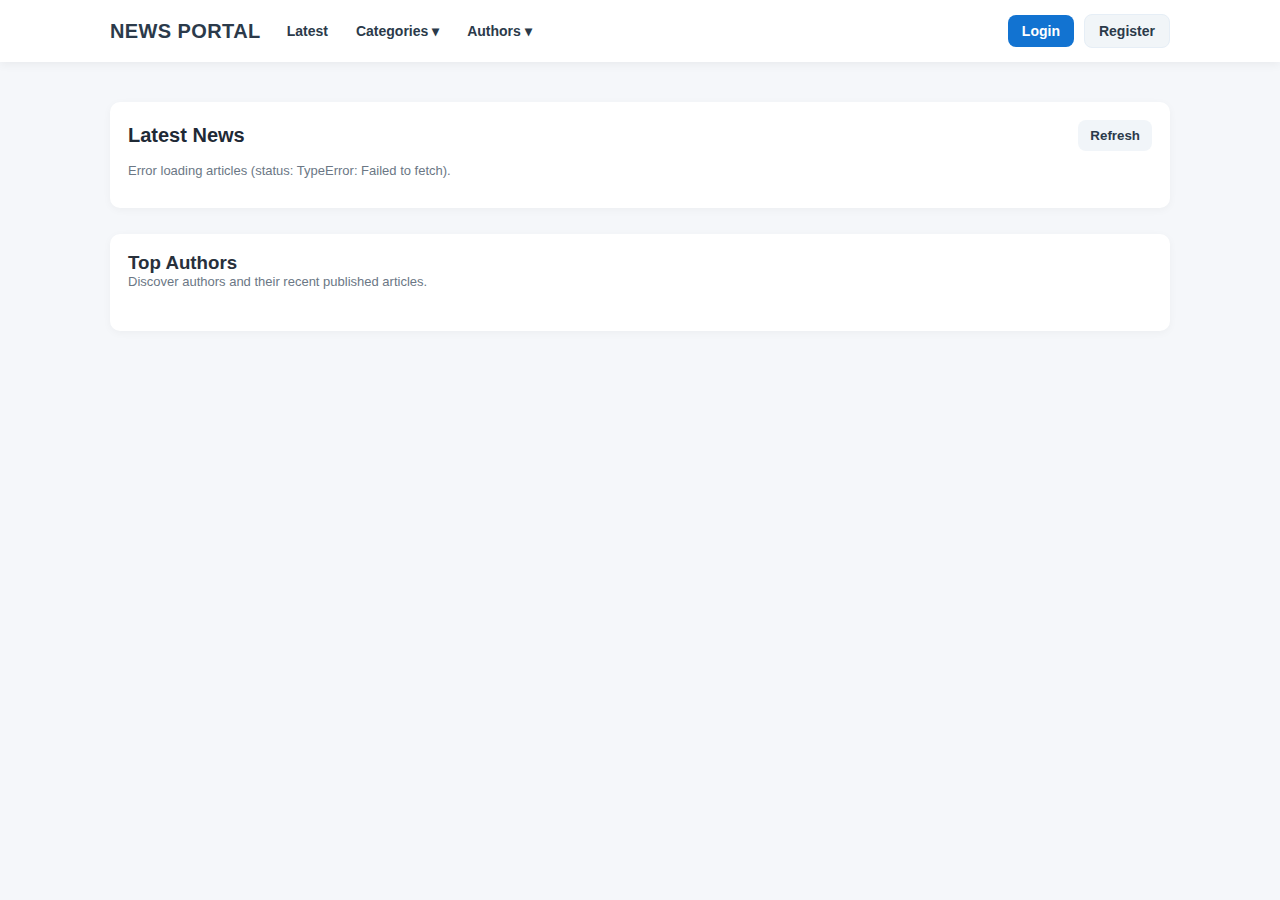
<file: main.html>
<!DOCTYPE html>
<html lang="en">
<head>
    <meta charset="UTF-8" />
    <title>News Portal — Latest</title>
    <meta name="viewport" content="width=device-width,initial-scale=1" />
    <style>
        * { box-sizing: border-box; margin:0; padding:0; }
        body { font-family: -apple-system, BlinkMacSystemFont, "Segoe UI", Roboto, "Helvetica Neue", Arial; background:#f5f7fa; color:#28303b; }
        .container { max-width:1100px; margin:0 auto; padding:20px; }
        header { background:#fff; box-shadow:0 2px 10px rgba(0,0,0,0.06); position:sticky; top:0; z-index:1000; }
        header .container { display:flex; gap:20px; align-items:center; justify-content:space-between; padding:14px 20px; flex-wrap:wrap; }
        .logo { font-weight:700; letter-spacing:0.4px; color:#2b3a4a; font-size:20px; }
        nav { display:flex; gap:12px; align-items:center; }
        .nav-menu { display:flex; gap:8px; list-style:none; align-items:center; }
        .nav-menu a { text-decoration:none; color:#2b3a4a; padding:8px 10px; border-radius:6px; font-weight:600; font-size:14px; }
        .nav-menu a:hover { background:#eef6ff; color:#1e73d1; }

        .category { position:relative; }
        .categories { display:none; position:absolute; left:0; top:calc(100% + 8px); background:#fff; box-shadow:0 6px 18px rgba(15,30,50,0.08); border-radius:10px; padding:12px; min-width:260px; z-index:1002; }
        .category:hover .categories { display:block; }
        .categories-list { list-style:none; margin:0; padding:0; max-height:420px; overflow:auto; }
        .categories-list li { padding:4px 6px; }
        .categories-list a { display:block; padding:8px 10px; text-decoration:none; color:#35414a; border-radius:6px; }
        .categories-list a:hover { background:#f5fbff; color:#1273d1; }

        .actions { display:flex; gap:10px; align-items:center; }
        .auth-btn { background:#1273d1; color:#fff; padding:8px 14px; border-radius:8px; text-decoration:none; font-weight:600; font-size:14px; }
        .auth-btn.secondary { background:#f1f5f8; color:#2b3a4a; border:1px solid #e6eef6; }
        .profile-dropdown { position:relative; }
        .profile-menu { display:none; position:absolute; right:0; top:calc(100% + 8px); background:#fff; box-shadow:0 6px 18px rgba(15,30,50,0.08); border-radius:10px; padding:8px; min-width:180px; z-index:1002; }
        .profile-dropdown:hover .profile-menu { display:block; }
        .profile-menu a { display:block; padding:8px 12px; text-decoration:none; color:#35414a; border-radius:6px; }
        .profile-menu a:hover { background:#f5fbff; color:#1273d1; }

        main { padding:20px 0 60px; min-height:60vh; }
        .section { background:#fff; border-radius:10px; padding:18px; box-shadow:0 2px 8px rgba(10,20,30,0.04); margin-bottom:18px; }

        /* Latest articles */
        .articles-header { display:flex; justify-content:space-between; align-items:center; gap:12px; flex-wrap:wrap; margin-bottom:12px; }
        .articles-header h2 { font-size:20px; color:#1f2a36; }
        .articles-controls { display:flex; gap:8px; align-items:center; }
        .small-btn { background:#f1f5f9; border:none; padding:8px 12px; border-radius:8px; cursor:pointer; font-weight:600; color:#2b3a4a; }
        .small-btn.primary { background:#1273d1; color:#fff; }
        .article-list { display:grid; grid-template-columns: 1fr; gap:12px; }
        .article-card { display:flex; gap:14px; padding:14px; border-radius:10px; align-items:flex-start; border:1px solid #eef3f7; }
        .article-meta { font-size:13px; color:#6b7785; margin-bottom:6px; }
        .article-title { font-size:18px; margin-bottom:6px; color:#142533; font-weight:700; }
        .article-summary { color:#47525a; font-size:14px; }

        .load-more-area { margin-top:12px; text-align:center; }

        /* Authors at bottom */
        .authors-section { margin-top:26px; padding:18px; }
        .authors-grid { display:grid; grid-template-columns: repeat(auto-fit, minmax(220px, 1fr)); gap:12px; margin-top:12px; }
        .author-card { display:flex; gap:12px; align-items:flex-start; padding:12px; border-radius:10px; border:1px solid #eef3f7; background:#fff; }
        .author-avatar { width:56px; height:56px; border-radius:50%; background:#1273d1; color:#fff; display:flex; align-items:center; justify-content:center; font-weight:700; font-size:18px; }
        .author-info h4 { margin-bottom:6px; font-size:15px; }
        .author-info p { font-size:13px; color:#54646f; margin-bottom:6px; }

        .loading { text-align:center; color:#6b7785; padding:12px; }
        .muted { color:#6b7785; font-size:13px; }

        @media (min-width: 720px) {
            .article-list { grid-template-columns: repeat(2, 1fr); }
        }
    </style>
</head>
<body>
<header>
    <div class="container">
        <div style="display:flex;align-items:center;gap:16px;">
            <div class="logo">NEWS PORTAL</div>

            <nav>
                <ul class="nav-menu" style="align-items:center;">
                    <li><a href="#latest" id="linkLatest">Latest</a></li>

                    <li class="category">
                        <a href="#categories">Categories ▾</a>
                        <div class="categories">
                            <ul class="categories-list" id="categoriesList">
                                <li class="loading">Loading categories...</li>
                            </ul>
                        </div>
                    </li>

                    <li class="category">
                        <a href="#authors">Authors ▾</a>
                        <div class="categories" style="min-width:320px; max-width:420px;">
                            <ul class="categories-list" id="authorsDropdownList">
                                <li class="loading">Loading authors...</li>
                            </ul>
                        </div>
                    </li>
                </ul>
            </nav>
        </div>

        <div class="actions" id="headerActions">
            <!-- Dynamic content will be inserted here -->
            <div class="loading" style="font-size:14px;">Loading...</div>
        </div>
    </div>
</header>

<main>
    <div class="container">

        <!-- Latest News section (top) -->
        <section class="section" id="latestSection">
            <div class="articles-header">
                <h2 id="latestTitle">Latest News</h2>
                <div class="articles-controls">
                    <button id="backToLatestBtn" class="small-btn" style="display:none;">← Back to Latest</button>
                    <button id="refreshLatestBtn" class="small-btn">Refresh</button>
                </div>
            </div>

            <div id="articlesArea" class="article-list">
                <div class="loading">Loading latest articles...</div>
            </div>

            <div class="load-more-area" id="articlesPaginationArea"></div>
        </section>

        <!-- Authors always at the bottom -->
        <section class="section authors-section" id="authorsSection">
            <h3>Top Authors</h3>
            <p class="muted">Discover authors and their recent published articles.</p>
            <div id="authorsArea" class="authors-grid">
                <div class="loading">Loading authors...</div>
            </div>
            <div id="authorsLoadMore" style="margin-top:12px; text-align:center;"></div>
        </section>
    </div>
</main>

<script>
    (function () {
        // --- Elements
        const categoriesList = document.getElementById("categoriesList");
        const authorsDropdownList = document.getElementById("authorsDropdownList");
        const authorsArea = document.getElementById("authorsArea");
        const authorsLoadMore = document.getElementById("authorsLoadMore");
        const headerActions = document.getElementById("headerActions");

        const articlesArea = document.getElementById("articlesArea");
        const articlesPaginationArea = document.getElementById("articlesPaginationArea");
        const latestTitle = document.getElementById("latestTitle");
        const backToLatestBtn = document.getElementById("backToLatestBtn");
        const refreshLatestBtn = document.getElementById("refreshLatestBtn");
        const linkLatest = document.getElementById("linkLatest");

        // --- API endpoints
        const BASE = "http://144.91.124.3:4444";
        const CATEGORIES_URL = `${BASE}/api/v1/taxonomy/categories/`;
        const AUTHORS_URL = `${BASE}/api/v1/authors/`;
        const LATEST_URL = `${BASE}/api/v1/articles/latest/`;
        const PROFILE_URL = `${BASE}/api/v1/users/my-profile/`;
        const ARTICLES_BY_CATEGORY = (slug) => `${BASE}/api/v1/articles/by-category/${encodeURIComponent(slug)}/`;
        const AUTHOR_PAGE = (id) => `author.html?id=${encodeURIComponent(id)}`;

        // --- Utility fetch that handles JSON + paginated format
        async function fetchJson(url, options = {}) {
            try {
                const res = await fetch(url, options);
                if (!res.ok) {
                    console.warn("fetchJson non-ok", url, res.status);
                    return { results: [], next: null, error: res.status };
                }
                const data = await res.json();
                if (Array.isArray(data)) return { results: data, next: null };
                if (data && Array.isArray(data.results)) return { results: data.results, next: data.next || null };
                // single object fallback
                return { results: Array.isArray(data) ? data : [data], next: null, data };
            } catch (err) {
                console.error("fetchJson error:", err);
                return { results: [], next: null, error: err };
            }
        }

        // --- Authentication functions
        function getStoredTokens() {
            const accessToken = localStorage.getItem("accessToken");
            const accessExp = localStorage.getItem("accessTokenExpiresAt");
            return {
                access: accessToken,
                accessExp: accessExp ? parseInt(accessExp) : 0
            };
        }

        function isTokenValid(expTime) {
            return expTime && Date.now() < expTime;
        }

        async function checkAuthStatus() {
            const tokens = getStoredTokens();
            if (!tokens.access || !isTokenValid(tokens.accessExp)) {
                return { isAuthenticated: false, user: null };
            }
            try {
                const response = await fetch(PROFILE_URL, {
                    headers: { "Authorization": "Bearer " + tokens.access }
                });
                if (response.ok) {
                    const user = await response.json();
                    return { isAuthenticated: true, user };
                }
            } catch (err) {
                console.error("Auth check error:", err);
            }
            return { isAuthenticated: false, user: null };
        }

        async function logout() {
            // Remove tokens and reload
            localStorage.removeItem("accessToken");
            localStorage.removeItem("accessTokenExpiresAt");
            localStorage.removeItem("refreshToken");
            localStorage.removeItem("refreshTokenExpiresAt");
            window.location.reload();
        }

        function renderAuthenticatedHeader(user) {
            const displayName = user.display_name || user.username || user.email || "User";
            headerActions.innerHTML = `
                <div class="profile-dropdown">
                    <a href="#" class="auth-btn">${displayName} ▾</a>
                    <div class="profile-menu">
                        <a href="my_profile.html">My Profile</a>
                        <a href="#" id="logoutBtn">Logout</a>
                    </div>
                </div>
            `;
            document.getElementById("logoutBtn").addEventListener("click", (e) => {
                e.preventDefault();
                logout();
            });
        }

        function renderUnauthenticatedHeader() {
            headerActions.innerHTML = `
                <a href="login.html" class="auth-btn">Login</a>
                <a href="register.html" class="auth-btn secondary">Register</a>
            `;
        }

        async function initializeAuth() {
            const { isAuthenticated, user } = await checkAuthStatus();

            if (isAuthenticated && user) {
                renderAuthenticatedHeader(user);
            } else {
                renderUnauthenticatedHeader();
            }
        }

        // --- Render categories (tree)
        function renderCategoryNode(node) {
            const li = document.createElement("li");
            const a = document.createElement("a");
            a.href = `#category/${node.slug}`;
            a.textContent = node.name;
            a.addEventListener("click", (e) => {
                e.preventDefault();
                onCategorySelected(node.slug, node.name);
            });
            li.appendChild(a);

            if (node.children && node.children.length) {
                const ul = document.createElement("ul");
                ul.className = "category-children";
                node.children.forEach(child => {
                    ul.appendChild(renderCategoryNode(child));
                });
                li.appendChild(ul);
            }
            return li;
        }

        async function loadCategories() {
            categoriesList.innerHTML = '<li class="loading">Loading categories...</li>';
            const { results } = await fetchJson(CATEGORIES_URL);
            categoriesList.innerHTML = "";
            if (!results || results.length === 0) {
                categoriesList.innerHTML = '<li class="muted">No categories available</li>';
                return;
            }
            results.forEach(item => {
                if (item.children && Array.isArray(item.children)) {
                    categoriesList.appendChild(renderCategoryNode(item));
                } else {
                    const li = document.createElement("li");
                    const a = document.createElement("a");
                    a.href = `#category/${item.slug}`;
                    a.textContent = item.name;
                    a.addEventListener("click", (e) => { e.preventDefault(); onCategorySelected(item.slug, item.name); });
                    li.appendChild(a);
                    categoriesList.appendChild(li);
                }
            });
        }

        // --- Authors rendering and pagination
        function createAuthorCard(author) {
            const card = document.createElement("div");
            card.className = "author-card";
            const avatar = document.createElement("div");
            avatar.className = "author-avatar";
            const nameVal = (author.user && (author.user.display_name || author.user.username)) || "Author";
            avatar.textContent = nameVal.charAt(0).toUpperCase();

            const info = document.createElement("div");
            info.className = "author-info";
            const h4 = document.createElement("h4");
            h4.textContent = nameVal;
            const p = document.createElement("p");
            p.textContent = (author.bio && author.bio.length > 120) ? author.bio.slice(0, 117) + "..." : (author.bio || "");
            const link = document.createElement("a");
            link.href = `author_page.html?id=${encodeURIComponent(author.id)}`;
            link.textContent = "View profile";
            link.style.color = "#1273d1";
            link.style.fontWeight = "600";
            info.appendChild(h4);
            if (p.textContent) info.appendChild(p);
            info.appendChild(link);

            card.appendChild(avatar);
            card.appendChild(info);
            return card;
        }

        async function loadAuthors(url = AUTHORS_URL, append = false) {
            if (!append) {
                authorsArea.innerHTML = '<div class="loading">Loading authors...</div>';
                authorsDropdownList.innerHTML = '<li class="loading">Loading authors...</li>';
                authorsLoadMore.innerHTML = '';
            } else {
                authorsLoadMore.innerHTML = '<div class="loading">Loading more authors...</div>';
            }

            const { results, next } = await fetchJson(url);

            // dropdown: top few authors
            authorsDropdownList.innerHTML = "";
            if (!results || results.length === 0) {
                authorsDropdownList.innerHTML = '<li class="muted">No authors found</li>';
            } else {
                results.slice(0, 6).forEach(a => {
                    const li = document.createElement("li");
                    const link = document.createElement("a");
                    link.href = `author_page.html?id=${encodeURIComponent(a.id)}`;
                    link.textContent = (a.user && (a.user.display_name || a.user.username)) || "Author";
                    li.appendChild(link);
                    authorsDropdownList.appendChild(li);
                });
            }

            if (!append) authorsArea.innerHTML = "";
            results.forEach(a => {
                authorsArea.appendChild(createAuthorCard(a));
            });

            if (next) {
                authorsLoadMore.innerHTML = `<button id="loadMoreAuthorsBtn" class="small-btn">Load more authors</button>`;
                document.getElementById("loadMoreAuthorsBtn").addEventListener("click", () => loadAuthors(next, true));
            } else {
                authorsLoadMore.innerHTML = "";
            }
        }

        // --- Articles rendering & pagination
        function createArticleCard(article) {
            const div = document.createElement("div");
            div.className = "article-card";

            const left = document.createElement("div");
            left.style.flex = "1";

            const meta = document.createElement("div");
            meta.className = "article-meta";
            const published = article.published_at ? (new Date(article.published_at)).toLocaleString() : "";
            const authorName = (article.author && (article.author.display_name || article.author.username)) || "";
            meta.textContent = `${authorName}${authorName ? " • " : ""}${published}`;

            const title = document.createElement("div");
            title.className = "article-title";
            const titleLink = document.createElement("a");
            titleLink.href = `article.html?slug=${encodeURIComponent(article.slug || article.id)}`;
            titleLink.textContent = article.title || "Untitled";
            titleLink.style.textDecoration = "none";
            titleLink.style.color = "#142533";
            title.appendChild(titleLink);

            const summary = document.createElement("div");
            summary.className = "article-summary";
            summary.textContent = article.summary || (article.blocks && article.blocks.length ? (article.blocks[0].text || "") : "");

            left.appendChild(meta);
            left.appendChild(title);
            left.appendChild(summary);

            div.appendChild(left);

            // Make the whole card clickable
            div.style.cursor = "pointer";
            div.addEventListener("click", (e) => {
                // Prevent double navigation if clicking the link itself
                if (e.target.tagName.toLowerCase() === "a") return;
                window.location.href = `article.html?slug=${encodeURIComponent(article.slug || article.id)}`;
            });
            // Also allow clicking the title link
            titleLink.addEventListener("click", (e) => {
                e.preventDefault();
                window.location.href = `article.html?slug=${encodeURIComponent(article.slug || article.id)}`;
            });

            return div;
        }

        // Renders list of articles and manages pagination controls
        async function renderArticlesFromUrl(url, pushState = true) {
            articlesArea.innerHTML = '<div class="loading">Loading articles...</div>';
            articlesPaginationArea.innerHTML = "";
            try {
                const { results, next, error } = await fetchJson(url);
                if (error) {
                    articlesArea.innerHTML = `<div class="muted">Error loading articles (status: ${error}).</div>`;
                    return;
                }
                articlesArea.innerHTML = "";
                if (!results || results.length === 0) {
                    articlesArea.innerHTML = '<div class="muted">No articles found.</div>';
                    return;
                }
                results.forEach(a => {
                    articlesArea.appendChild(createArticleCard(a));
                });

                // pagination buttons
                const controls = document.createElement("div");
                controls.style.display = "flex";
                controls.style.justifyContent = "center";
                controls.style.gap = "8px";
                if (next) {
                    const nextBtn = document.createElement("button");
                    nextBtn.className = "small-btn";
                    nextBtn.textContent = "Load more";
                    nextBtn.addEventListener("click", () => renderArticlesFromUrl(next, false));
                    controls.appendChild(nextBtn);
                }
                articlesPaginationArea.appendChild(controls);

                if (pushState && window.history && window.history.pushState) {
                    window.history.pushState({ url }, "", "");
                }
            } catch (err) {
                console.error("renderArticlesFromUrl error", err);
                articlesArea.innerHTML = '<div class="muted">Error loading articles.</div>';
            }
        }

        // Load latest articles
        async function loadLatestArticles() {
            latestTitle.textContent = "Latest News";
            backToLatestBtn.style.display = "none";
            await renderArticlesFromUrl(LATEST_URL);
        }

        // When category clicked
        async function onCategorySelected(slug, displayName) {
            latestTitle.textContent = `Category: ${displayName}`;
            backToLatestBtn.style.display = "inline-block";
            const url = ARTICLES_BY_CATEGORY(slug);
            await renderArticlesFromUrl(url);
        }

        // Back to Latest handler
        backToLatestBtn.addEventListener("click", (e) => {
            e.preventDefault();
            loadLatestArticles();
        });
        refreshLatestBtn.addEventListener("click", (e) => {
            e.preventDefault();
            const isCategory = backToLatestBtn.style.display !== "none";
            if (isCategory) {
                // if currently viewing category, reload current page via history state if possible, else reload latest
                loadLatestArticles();
            } else {
                loadLatestArticles();
            }
        });
        linkLatest.addEventListener("click", (e) => { e.preventDefault(); loadLatestArticles(); });

        // --- Initialization
        async function initializePage() {
            // Initialize authentication first
            await initializeAuth();

            // Then load other content
            await Promise.all([loadCategories(), loadAuthors(), loadLatestArticles()]);
        }

        // Kick off
        initializePage();
    })();
</script>
</body>
</html>
</file>
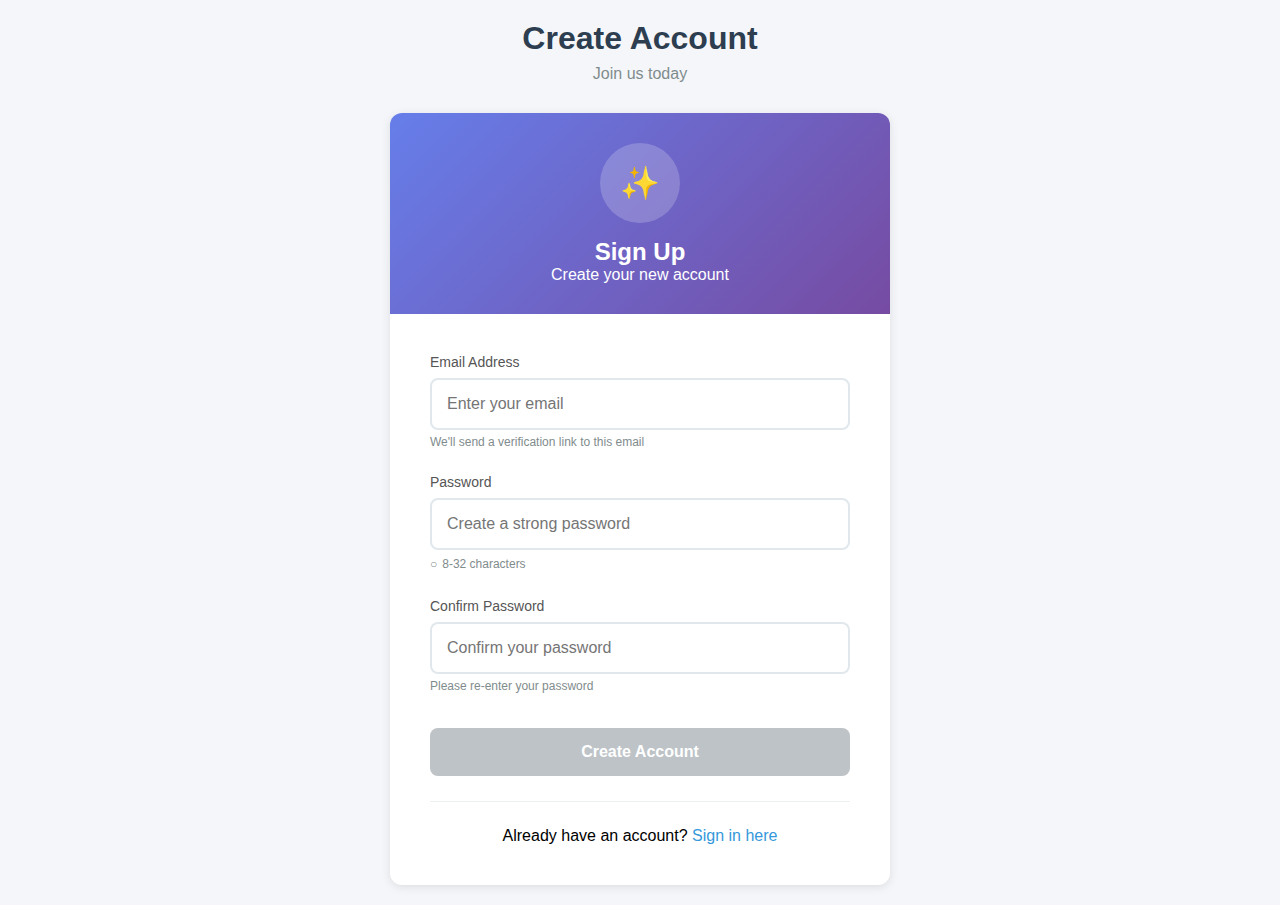
<file: register.html>
<!DOCTYPE html>
<html lang="en">
<head>
    <meta charset="UTF-8">
    <meta name="viewport" content="width=device-width, initial-scale=1.0">
    <title>Register - Create Account</title>
    <style>
        * {
            margin: 0;
            padding: 0;
            box-sizing: border-box;
        }

        body {
            font-family: -apple-system, BlinkMacSystemFont, 'Segoe UI', Roboto, sans-serif;
            background: #f5f6fa;
            min-height: 100vh;
            padding: 20px;
            display: flex;
            align-items: center;
            justify-content: center;
        }

        .container {
            max-width: 500px;
            width: 100%;
        }

        .header {
            text-align: center;
            margin-bottom: 30px;
        }

        .header h1 {
            color: #2c3e50;
            font-size: 32px;
            margin-bottom: 8px;
        }

        .header p {
            color: #7f8c8d;
            font-size: 16px;
        }

        .register-card {
            background: white;
            border-radius: 12px;
            box-shadow: 0 2px 10px rgba(0, 0, 0, 0.1);
            overflow: hidden;
        }

        .card-header {
            background: linear-gradient(135deg, #667eea 0%, #764ba2 100%);
            color: white;
            padding: 30px;
            text-align: center;
        }

        .avatar {
            width: 80px;
            height: 80px;
            border-radius: 50%;
            background: rgba(255, 255, 255, 0.2);
            display: flex;
            align-items: center;
            justify-content: center;
            margin: 0 auto 15px;
            font-size: 32px;
            font-weight: bold;
        }

        .card-body {
            padding: 40px;
        }

        .form-group {
            margin-bottom: 25px;
        }

        .form-label {
            display: block;
            margin-bottom: 8px;
            color: #555;
            font-weight: 500;
            font-size: 14px;
        }

        .form-input {
            width: 100%;
            padding: 15px;
            border: 2px solid #e1e8ed;
            border-radius: 8px;
            font-size: 16px;
            transition: all 0.2s ease;
            background: #fff;
        }

        .form-input:focus {
            outline: none;
            border-color: #3498db;
            transform: translateY(-1px);
            box-shadow: 0 4px 12px rgba(52, 152, 219, 0.15);
        }

        .form-input.invalid {
            border-color: #e74c3c;
        }

        .form-input.valid {
            border-color: #27ae60;
        }

        .submit-btn {
            width: 100%;
            padding: 15px;
            background: #3498db;
            color: white;
            border: none;
            border-radius: 8px;
            font-size: 16px;
            font-weight: 600;
            cursor: pointer;
            transition: all 0.2s ease;
            margin-top: 10px;
        }

        .submit-btn:hover:not(:disabled) {
            background: #2980b9;
            transform: translateY(-1px);
            box-shadow: 0 4px 15px rgba(52, 152, 219, 0.3);
        }

        .submit-btn:disabled {
            background: #bdc3c7;
            cursor: not-allowed;
            transform: none;
            box-shadow: none;
        }

        .message {
            margin: 20px 0;
            padding: 15px;
            border-radius: 8px;
            font-weight: 500;
            font-size: 14px;
        }

        .message.success {
            background: #d4edda;
            color: #155724;
            border: 1px solid #c3e6cb;
        }

        .message.error {
            background: #f8d7da;
            color: #721c24;
            border: 1px solid #f5c6cb;
        }

        .message.info {
            background: #d1ecf1;
            color: #0c5460;
            border: 1px solid #bee5eb;
        }

        .loader {
            position: fixed;
            inset: 0;
            display: none;
            align-items: center;
            justify-content: center;
            background: rgba(0, 0, 0, 0.4);
            z-index: 9999;
        }

        .spinner {
            width: 64px;
            height: 64px;
            border: 6px solid #fff;
            border-top-color: transparent;
            border-radius: 50%;
            animation: spin 0.9s linear infinite;
        }

        @keyframes spin {
            to { transform: rotate(360deg); }
        }

        .login-link {
            text-align: center;
            margin-top: 25px;
            padding-top: 25px;
            border-top: 1px solid #ecf0f1;
        }

        .login-link a {
            color: #3498db;
            text-decoration: none;
            font-weight: 500;
        }

        .login-link a:hover {
            color: #2980b9;
            text-decoration: underline;
        }

        .input-hint {
            font-size: 12px;
            color: #7f8c8d;
            margin-top: 5px;
        }

        .password-requirements {
            font-size: 12px;
            color: #7f8c8d;
            margin-top: 5px;
            line-height: 1.5;
        }

        .password-requirements.show {
            color: #555;
        }

        .requirement {
            display: flex;
            align-items: center;
            gap: 5px;
            margin-top: 3px;
        }

        .requirement.met {
            color: #27ae60;
        }

        .requirement.unmet {
            color: #e74c3c;
        }

        .verification-modal {
            display: none;
            position: fixed;
            inset: 0;
            background: rgba(0, 0, 0, 0.5);
            align-items: center;
            justify-content: center;
            z-index: 10000;
        }

        .modal-content {
            background: white;
            border-radius: 12px;
            padding: 40px;
            max-width: 500px;
            width: 90%;
            text-align: center;
            box-shadow: 0 10px 40px rgba(0, 0, 0, 0.2);
        }

        .modal-icon {
            font-size: 64px;
            margin-bottom: 20px;
        }

        .modal-title {
            font-size: 24px;
            color: #2c3e50;
            margin-bottom: 15px;
        }

        .modal-text {
            color: #7f8c8d;
            margin-bottom: 20px;
            line-height: 1.6;
        }

        .timer {
            font-size: 48px;
            font-weight: bold;
            color: #3498db;
            margin: 20px 0;
        }

        .progress-bar {
            width: 100%;
            height: 8px;
            background: #ecf0f1;
            border-radius: 4px;
            overflow: hidden;
            margin: 20px 0;
        }

        .progress-fill {
            height: 100%;
            background: linear-gradient(135deg, #667eea 0%, #764ba2 100%);
            transition: width 1s linear;
        }

        .modal-buttons {
            display: flex;
            gap: 10px;
            margin-top: 25px;
        }

        .modal-btn {
            flex: 1;
            padding: 12px;
            border: none;
            border-radius: 8px;
            font-size: 14px;
            font-weight: 600;
            cursor: pointer;
            transition: all 0.2s ease;
        }

        .btn-primary {
            background: #3498db;
            color: white;
        }

        .btn-primary:hover {
            background: #2980b9;
        }

        .btn-secondary {
            background: #ecf0f1;
            color: #555;
        }

        .btn-secondary:hover {
            background: #d5dbdd;
        }

        @media (max-width: 768px) {
            .container {
                padding: 0 10px;
            }

            .card-body {
                padding: 30px 20px;
            }

            .header h1 {
                font-size: 28px;
            }
        }
    </style>
</head>
<body>
<div class="container">
    <div class="header">
        <h1>Create Account</h1>
        <p>Join us today</p>
    </div>

    <div class="register-card">
        <div class="card-header">
            <div class="avatar">✨</div>
            <h2>Sign Up</h2>
            <p>Create your new account</p>
        </div>

        <div class="card-body">
            <div id="messageContainer"></div>

            <form id="registerForm">
                <!-- Email Input -->
                <div class="form-group">
                    <label for="email" class="form-label">Email Address</label>
                    <input type="email" class="form-input" id="email" required autocomplete="email" placeholder="Enter your email">
                    <div class="input-hint">
                        We'll send a verification link to this email
                    </div>
                </div>

                <!-- Password Input -->
                <div class="form-group">
                    <label for="password" class="form-label">Password</label>
                    <input type="password" class="form-input" id="password" required autocomplete="new-password" placeholder="Create a strong password">
                    <div class="password-requirements" id="passwordRequirements">
                        <div class="requirement" id="lengthReq">
                            <span id="lengthIcon">○</span>
                            <span>8-32 characters</span>
                        </div>
                    </div>
                </div>

                <!-- Confirm Password Input -->
                <div class="form-group">
                    <label for="confirmPassword" class="form-label">Confirm Password</label>
                    <input type="password" class="form-input" id="confirmPassword" required autocomplete="new-password" placeholder="Confirm your password">
                    <div class="input-hint" id="confirmHint">
                        Please re-enter your password
                    </div>
                </div>

                <button type="submit" class="submit-btn" id="submitBtn" disabled>Create Account</button>
            </form>

            <div class="login-link">
                <p>Already have an account? <a href="login.html">Sign in here</a></p>
            </div>
        </div>
    </div>
</div>

<!-- Verification Modal -->
<div class="verification-modal" id="verificationModal">
    <div class="modal-content">
        <div class="modal-icon">📧</div>
        <h2 class="modal-title">Verify Your Email</h2>
        <p class="modal-text">
            We've sent a verification link to <strong id="userEmail"></strong>.
            Please check your email and click the link to activate your account.
        </p>
        <div class="progress-bar">
            <div class="progress-fill" id="progressFill"></div>
        </div>
        <div class="timer" id="timer">6:00</div>
        <p class="modal-text" style="font-size: 14px;">
            Waiting for verification... We'll automatically check every 10 seconds.
        </p>
        <div class="modal-buttons">
            <button class="modal-btn btn-secondary" id="cancelBtn">Cancel</button>
            <button class="modal-btn btn-primary" id="checkNowBtn">Check Now</button>
        </div>
    </div>
</div>

<div class="loader" id="globalLoader">
    <div class="spinner"></div>
</div>

<script>
    window.addEventListener("DOMContentLoaded", () => {
        // --- Elements
        const registerForm = document.getElementById("registerForm");
        const emailInput = document.getElementById("email");
        const passwordInput = document.getElementById("password");
        const confirmPasswordInput = document.getElementById("confirmPassword");
        const submitBtn = document.getElementById("submitBtn");
        const messageContainer = document.getElementById("messageContainer");
        const loader = document.getElementById("globalLoader");
        const confirmHint = document.getElementById("confirmHint");

        // Password requirements
        const lengthReq = document.getElementById("lengthReq");
        const lengthIcon = document.getElementById("lengthIcon");

        // Verification modal
        const verificationModal = document.getElementById("verificationModal");
        const userEmailSpan = document.getElementById("userEmail");
        const timerDisplay = document.getElementById("timer");
        const progressFill = document.getElementById("progressFill");
        const cancelBtn = document.getElementById("cancelBtn");
        const checkNowBtn = document.getElementById("checkNowBtn");

        // --- API URLs
        const BASE_URL = "http://144.91.124.3:4444/api/v1";
        const SEND_VALIDATION_URL = `${BASE_URL}/auth/send-validation/`;
        const LOGIN_URL = `${BASE_URL}/auth/login/`;

        // --- Verification state
        let verificationInterval = null;
        let verificationTimeout = null;
        let timerInterval = null;
        let remainingSeconds = 360; // 6 minutes
        let registeredEmail = "";
        let registeredPassword = "";

        // --- Utility functions
        const showLoader = () => (loader.style.display = "flex");
        const hideLoader = () => (loader.style.display = "none");
        const isValidEmail = (e) => /^[^\s@]+@[^\s@]+\.[^\s@]+$/.test(e);

        // --- Message display
        function showMessage(text, type = "error") {
            if (!text) {
                messageContainer.innerHTML = "";
                return;
            }
            messageContainer.innerHTML = `<div class="message ${type}">${text}</div>`;
        }

        function clearMessage() {
            messageContainer.innerHTML = "";
        }

        // --- Password validation
        function validatePassword() {
            const password = passwordInput.value;
            const isLengthValid = password.length >= 8 && password.length <= 32;

            lengthReq.classList.toggle('met', isLengthValid);
            lengthReq.classList.toggle('unmet', password.length > 0 && !isLengthValid);
            lengthIcon.textContent = isLengthValid ? '✓' : '○';

            return isLengthValid;
        }

        function validateConfirmPassword() {
            const password = passwordInput.value;
            const confirmPassword = confirmPasswordInput.value;

            if (confirmPassword.length === 0) {
                confirmHint.textContent = "Please re-enter your password";
                confirmHint.style.color = "#7f8c8d";
                return false;
            }

            if (password === confirmPassword) {
                confirmHint.textContent = "Passwords match ✓";
                confirmHint.style.color = "#27ae60";
                return true;
            } else {
                confirmHint.textContent = "Passwords do not match";
                confirmHint.style.color = "#e74c3c";
                return false;
            }
        }

        function updateButtonState() {
            const emailValid = isValidEmail(emailInput.value);
            const passwordValid = validatePassword();
            const confirmValid = validateConfirmPassword();

            submitBtn.disabled = !(emailValid && passwordValid && confirmValid);

            // Visual feedback
            if (emailInput.value) {
                emailInput.classList.toggle('valid', emailValid);
                emailInput.classList.toggle('invalid', !emailValid);
            } else {
                emailInput.classList.remove('valid', 'invalid');
            }

            if (passwordInput.value) {
                passwordInput.classList.toggle('valid', passwordValid);
                passwordInput.classList.toggle('invalid', !passwordValid);
            } else {
                passwordInput.classList.remove('valid', 'invalid');
            }

            if (confirmPasswordInput.value) {
                confirmPasswordInput.classList.toggle('valid', confirmValid);
                confirmPasswordInput.classList.toggle('invalid', !confirmValid);
            } else {
                confirmPasswordInput.classList.remove('valid', 'invalid');
            }
        }

        emailInput.addEventListener("input", updateButtonState);
        passwordInput.addEventListener("input", updateButtonState);
        confirmPasswordInput.addEventListener("input", updateButtonState);

        // --- Verification Modal Functions
        function showVerificationModal(email) {
            registeredEmail = email;
            userEmailSpan.textContent = email;
            verificationModal.style.display = "flex";
            startVerificationProcess();
        }

        function hideVerificationModal() {
            verificationModal.style.display = "none";
            stopVerificationProcess();
        }

        function updateTimer() {
            const minutes = Math.floor(remainingSeconds / 60);
            const seconds = remainingSeconds % 60;
            timerDisplay.textContent = `${minutes}:${seconds.toString().padStart(2, '0')}`;

            const progress = ((360 - remainingSeconds) / 360) * 100;
            progressFill.style.width = `${progress}%`;

            remainingSeconds--;

            if (remainingSeconds < 0) {
                stopVerificationProcess();
                showMessage("Verification time expired. Please try registering again.", "error");
                hideVerificationModal();
            }
        }

        async function checkUserActivation() {
            try {
                const response = await fetch(LOGIN_URL, {
                    method: "POST",
                    headers: { "Content-Type": "application/json" },
                    body: JSON.stringify({
                        email: registeredEmail,
                        password: registeredPassword
                    }),
                });

                const data = await response.json();

                if (response.ok && data.success) {
                    // User is activated and logged in successfully
                    stopVerificationProcess();

                    // Save tokens
                    if (data.tokens?.access && data.tokens?.refresh) {
                        localStorage.setItem("accessToken", data.tokens.access);
                        localStorage.setItem("refreshToken", data.tokens.refresh);
                        localStorage.setItem('access_token', data.tokens.access);
                        localStorage.setItem('refresh_token', data.tokens.refresh);

                        const now = Date.now();
                        localStorage.setItem("accessTokenExpiresAt", String(now + 7 * 24 * 60 * 60 * 1000));
                        localStorage.setItem("refreshTokenExpiresAt", String(now + 30 * 24 * 60 * 60 * 1000));
                    }

                    hideVerificationModal();
                    showMessage("Email verified successfully! Redirecting...", "success");

                    setTimeout(() => {
                        window.location.href = "main.html";
                    }, 1500);
                } else if (data.errors && data.errors.non_field_errors) {
                    const error = data.errors.non_field_errors[0];
                    if (error.includes("inactive") || error.includes("verify")) {
                        // Still waiting for verification
                        console.log("Still waiting for email verification...");
                    }
                }
            } catch (error) {
                console.error("Verification check error:", error);
            }
        }

        function startVerificationProcess() {
            remainingSeconds = 360;
            updateTimer();

            // Update timer every second
            timerInterval = setInterval(updateTimer, 1000);

            // Check activation every 10 seconds
            verificationInterval = setInterval(checkUserActivation, 10000);

            // Stop after 6 minutes
            verificationTimeout = setTimeout(() => {
                stopVerificationProcess();
                showMessage("Verification time expired. Please try registering again.", "error");
                hideVerificationModal();
            }, 360000);
        }

        function stopVerificationProcess() {
            if (verificationInterval) {
                clearInterval(verificationInterval);
                verificationInterval = null;
            }
            if (verificationTimeout) {
                clearTimeout(verificationTimeout);
                verificationTimeout = null;
            }
            if (timerInterval) {
                clearInterval(timerInterval);
                timerInterval = null;
            }
        }

        // --- Modal button handlers
        cancelBtn.addEventListener("click", () => {
            hideVerificationModal();
            showMessage("Registration cancelled. You can try again anytime.", "info");
        });

        checkNowBtn.addEventListener("click", () => {
            checkNowBtn.disabled = true;
            checkNowBtn.textContent = "Checking...";

            checkUserActivation().finally(() => {
                checkNowBtn.disabled = false;
                checkNowBtn.textContent = "Check Now";
            });
        });

        // --- Form submission
        registerForm.addEventListener("submit", async (e) => {
            e.preventDefault();

            const email = emailInput.value.trim();
            const password = passwordInput.value;
            const confirmPassword = confirmPasswordInput.value;

            if (!isValidEmail(email)) {
                showMessage("Please enter a valid email address.", "error");
                return;
            }

            if (password.length < 8 || password.length > 32) {
                showMessage("Password must be between 8 and 32 characters.", "error");
                return;
            }

            if (password !== confirmPassword) {
                showMessage("Passwords do not match.", "error");
                return;
            }

            clearMessage();
            submitBtn.disabled = true;
            showLoader();

            try {
                const response = await fetch(SEND_VALIDATION_URL, {
                    method: "POST",
                    headers: { "Content-Type": "application/json" },
                    body: JSON.stringify({
                        email: email,
                        password: password
                    }),
                });

                const data = await response.json();

                if (response.ok || response.status === 201) {
                    registeredPassword = password;
                    hideLoader();
                    showMessage("Registration successful! Please check your email.", "success");

                    setTimeout(() => {
                        showVerificationModal(email);
                    }, 1000);

                } else {
                    let errorMessage = "Registration failed. Please try again.";

                    if (data.email) {
                        errorMessage = Array.isArray(data.email) ? data.email[0] : data.email;
                    } else if (data.password) {
                        errorMessage = Array.isArray(data.password) ? data.password[0] : data.password;
                    } else if (data.detail) {
                        errorMessage = data.detail;
                    } else if (data.message) {
                        errorMessage = data.message;
                    }

                    showMessage(errorMessage, "error");
                }
            } catch (error) {
                console.error("Registration error:", error);
                showMessage("Unable to connect to server. Please check your connection and try again.", "error");
            } finally {
                hideLoader();
                submitBtn.disabled = false;
            }
        });

        updateButtonState();
    });
</script>
</body>
</html>
</file>
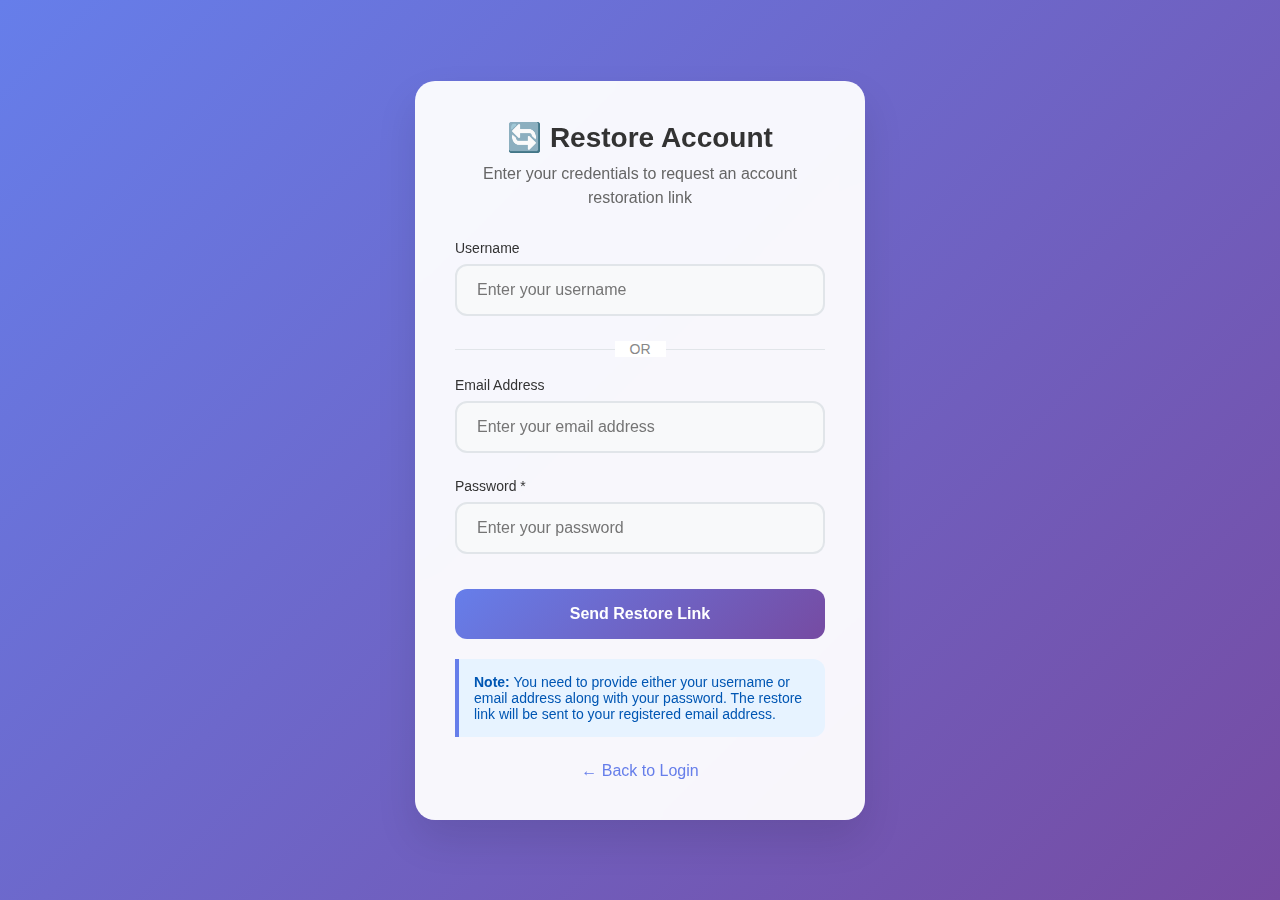
<file: restore.html>
<!DOCTYPE html>
<html lang="en">
<head>
    <meta charset="UTF-8">
    <meta name="viewport" content="width=device-width, initial-scale=1.0">
    <title>Account Restore Request</title>
    <style>
        * {
            margin: 0;
            padding: 0;
            box-sizing: border-box;
        }

        body {
            font-family: 'Segoe UI', Tahoma, Geneva, Verdana, sans-serif;
            background: linear-gradient(135deg, #667eea 0%, #764ba2 100%);
            min-height: 100vh;
            display: flex;
            align-items: center;
            justify-content: center;
            padding: 20px;
        }

        .container {
            background: rgba(255, 255, 255, 0.95);
            backdrop-filter: blur(10px);
            border-radius: 20px;
            box-shadow: 0 20px 40px rgba(0, 0, 0, 0.1);
            padding: 40px;
            width: 100%;
            max-width: 450px;
            animation: slideUp 0.6s ease-out;
        }

        @keyframes slideUp {
            from {
                opacity: 0;
                transform: translateY(30px);
            }
            to {
                opacity: 1;
                transform: translateY(0);
            }
        }

        .header {
            text-align: center;
            margin-bottom: 30px;
        }

        .header h1 {
            color: #333;
            font-size: 28px;
            margin-bottom: 8px;
            font-weight: 600;
        }

        .header p {
            color: #666;
            font-size: 16px;
            line-height: 1.5;
        }

        .form-group {
            margin-bottom: 25px;
        }

        label {
            display: block;
            margin-bottom: 8px;
            color: #333;
            font-weight: 500;
            font-size: 14px;
        }

        .input-container {
            position: relative;
        }

        input[type="text"],
        input[type="email"],
        input[type="password"] {
            width: 100%;
            padding: 15px 20px;
            border: 2px solid #e1e5e9;
            border-radius: 12px;
            font-size: 16px;
            transition: all 0.3s ease;
            background: #f8f9fa;
        }

        input[type="text"]:focus,
        input[type="email"]:focus,
        input[type="password"]:focus {
            outline: none;
            border-color: #667eea;
            background: white;
            box-shadow: 0 0 0 3px rgba(102, 126, 234, 0.1);
        }

        .input-group {
            display: flex;
            gap: 15px;
        }

        .input-group .form-group {
            flex: 1;
            margin-bottom: 0;
        }

        .or-divider {
            text-align: center;
            margin: 20px 0;
            position: relative;
            color: #888;
            font-size: 14px;
        }

        .or-divider::before {
            content: '';
            position: absolute;
            top: 50%;
            left: 0;
            right: 0;
            height: 1px;
            background: #e1e5e9;
            z-index: 1;
        }

        .or-divider span {
            background: white;
            padding: 0 15px;
            position: relative;
            z-index: 2;
        }

        .submit-btn {
            width: 100%;
            background: linear-gradient(135deg, #667eea 0%, #764ba2 100%);
            color: white;
            border: none;
            padding: 16px;
            border-radius: 12px;
            font-size: 16px;
            font-weight: 600;
            cursor: pointer;
            transition: all 0.3s ease;
            margin-top: 10px;
        }

        .submit-btn:hover {
            transform: translateY(-2px);
            box-shadow: 0 10px 25px rgba(102, 126, 234, 0.3);
        }

        .submit-btn:disabled {
            background: #ccc;
            cursor: not-allowed;
            transform: none;
            box-shadow: none;
        }

        .loading {
            display: none;
            text-align: center;
            margin: 20px 0;
        }

        .spinner {
            border: 3px solid #f3f3f3;
            border-top: 3px solid #667eea;
            border-radius: 50%;
            width: 30px;
            height: 30px;
            animation: spin 1s linear infinite;
            margin: 0 auto;
        }

        @keyframes spin {
            0% { transform: rotate(0deg); }
            100% { transform: rotate(360deg); }
        }

        .alert {
            padding: 15px 20px;
            border-radius: 12px;
            margin-bottom: 20px;
            font-weight: 500;
            display: none;
            animation: fadeIn 0.5s ease-out;
        }

        @keyframes fadeIn {
            from {
                opacity: 0;
                transform: translateY(-10px);
            }
            to {
                opacity: 1;
                transform: translateY(0);
            }
        }

        .alert-success {
            background: #d4edda;
            color: #155724;
            border: 1px solid #c3e6cb;
        }

        .alert-error {
            background: #f8d7da;
            color: #721c24;
            border: 1px solid #f5c6cb;
        }

        .note {
            background: #e7f3ff;
            border-left: 4px solid #667eea;
            padding: 15px;
            border-radius: 0 12px 12px 0;
            margin-top: 20px;
            font-size: 14px;
            color: #0056b3;
        }

        .back-link {
            text-align: center;
            margin-top: 25px;
        }

        .back-link a {
            color: #667eea;
            text-decoration: none;
            font-weight: 500;
            transition: color 0.3s ease;
        }

        .back-link a:hover {
            color: #764ba2;
        }

        @media (max-width: 480px) {
            .container {
                margin: 20px;
                padding: 30px 25px;
            }

            .input-group {
                flex-direction: column;
                gap: 0;
            }

            .input-group .form-group {
                margin-bottom: 20px;
            }
        }
    </style>
</head>
<body>
<div class="container">
    <div class="header">
        <h1>🔄 Restore Account</h1>
        <p>Enter your credentials to request an account restoration link</p>
    </div>

    <div id="alertContainer"></div>

    <div class="loading" id="loading">
        <div class="spinner"></div>
        <p style="margin-top: 10px; color: #667eea;">Sending restore request...</p>
    </div>

    <form id="restoreForm">
        <div class="form-group">
            <label for="username">Username</label>
            <input type="text" id="username" name="username" placeholder="Enter your username">
        </div>

        <div class="or-divider">
            <span>OR</span>
        </div>

        <div class="form-group">
            <label for="email">Email Address</label>
            <input type="email" id="email" name="email" placeholder="Enter your email address">
        </div>

        <div class="form-group">
            <label for="password">Password *</label>
            <input type="password" id="password" name="password" placeholder="Enter your password" required>
        </div>

        <button type="submit" class="submit-btn" id="submitBtn">
            Send Restore Link
        </button>
    </form>

    <div class="note">
        <strong>Note:</strong> You need to provide either your username or email address along with your password. The restore link will be sent to your registered email address.
    </div>

    <div class="back-link">
        <a href="#" onclick="history.back()">← Back to Login</a>
    </div>
</div>

<script>
    // Configuration - Update this URL to match your API endpoint
    const API_ENDPOINT = 'https://mnews.jprq.site/api/v1/users/restore/request/'; // Update this path

    document.getElementById('restoreForm').addEventListener('submit', async function(e) {
        e.preventDefault();

        const username = document.getElementById('username').value.trim();
        const email = document.getElementById('email').value.trim();
        const password = document.getElementById('password').value;

        // Clear previous alerts
        clearAlerts();

        // Validation
        if (!password) {
            showAlert('Please enter your password.', 'error');
            return;
        }

        if (!username && !email) {
            showAlert('Please provide either your username or email address.', 'error');
            return;
        }

        // Show loading state
        showLoading(true);

        // Prepare request data
        const requestData = {
            password: password
        };

        if (username) {
            requestData.username = username;
        }
        if (email) {
            requestData.email = email;
        }

        try {
            const response = await fetch(API_ENDPOINT, {
                method: 'POST',
                headers: {
                    'Content-Type': 'application/json',
                    'X-CSRFToken': getCsrfToken() // For Django CSRF protection
                },
                body: JSON.stringify(requestData)
            });

            // Check if response is JSON
            const contentType = response.headers.get('content-type');
            let data;

            if (contentType && contentType.includes('application/json')) {
                try {
                    data = await response.json();
                } catch (jsonError) {
                    console.error('JSON parsing failed:', jsonError);
                    const textContent = await response.text();
                    console.error('Response content:', textContent);
                    showAlert('Server returned invalid response. Please try again.', 'error');
                    return;
                }
            } else {
                // Non-JSON response (likely HTML error page)
                const textContent = await response.text();
                console.error('Non-JSON response:', textContent);

                if (response.status === 404) {
                    showAlert('API endpoint not found. Please check the URL configuration.', 'error');
                } else if (response.status === 403) {
                    showAlert('Access forbidden. Please check your permissions.', 'error');
                } else if (response.status === 500) {
                    showAlert('Server error. Please try again later.', 'error');
                } else {
                    showAlert(`Server error (${response.status}). Please check the console for details.`, 'error');
                }
                return;
            }

            if (response.ok) {
                // Success response
                showAlert(data.detail || 'Restore link sent successfully!', 'success');
                document.getElementById('restoreForm').reset();

                // Redirect to login.html after 2 seconds
                setTimeout(() => {
                    window.location.href = "login.html";
                }, 2000);
            } else {
                // Error response with JSON data
                showAlert(data.detail || 'An error occurred. Please try again.', 'error');
            }
        } catch (error) {
            console.error('Request failed:', error);
            if (error.name === 'TypeError' && error.message.includes('fetch')) {
                showAlert('Cannot connect to server. Please check the API URL and try again.', 'error');
            } else {
                showAlert('Network error. Please check your connection and try again.', 'error');
            }
        } finally {
            showLoading(false);
        }
    });

    function showLoading(show) {
        const loading = document.getElementById('loading');
        const submitBtn = document.getElementById('submitBtn');

        if (show) {
            loading.style.display = 'block';
            submitBtn.disabled = true;
            submitBtn.textContent = 'Sending...';
        } else {
            loading.style.display = 'none';
            submitBtn.disabled = false;
            submitBtn.textContent = 'Send Restore Link';
        }
    }

    function showAlert(message, type) {
        const alertContainer = document.getElementById('alertContainer');
        const alertDiv = document.createElement('div');
        alertDiv.className = `alert alert-${type}`;
        alertDiv.textContent = message;
        alertDiv.style.display = 'block';

        alertContainer.appendChild(alertDiv);

        // Auto-hide success messages after 10 seconds
        if (type === 'success') {
            setTimeout(() => {
                alertDiv.remove();
            }, 10000);
        }
    }

    function clearAlerts() {
        const alertContainer = document.getElementById('alertContainer');
        alertContainer.innerHTML = '';
    }

    function getCsrfToken() {
        // Get CSRF token from Django
        const cookies = document.cookie.split(';');
        for (let cookie of cookies) {
            const [name, value] = cookie.trim().split('=');
            if (name === 'csrftoken') {
                return value;
            }
        }
        return '';
    }

    // Clear username when email is entered and vice versa (optional UX enhancement)
    document.getElementById('username').addEventListener('input', function() {
        if (this.value) {
            document.getElementById('email').value = '';
        }
    });

    document.getElementById('email').addEventListener('input', function() {
        if (this.value) {
            document.getElementById('username').value = '';
        }
    });
</script>
</body>
</html>
</file>
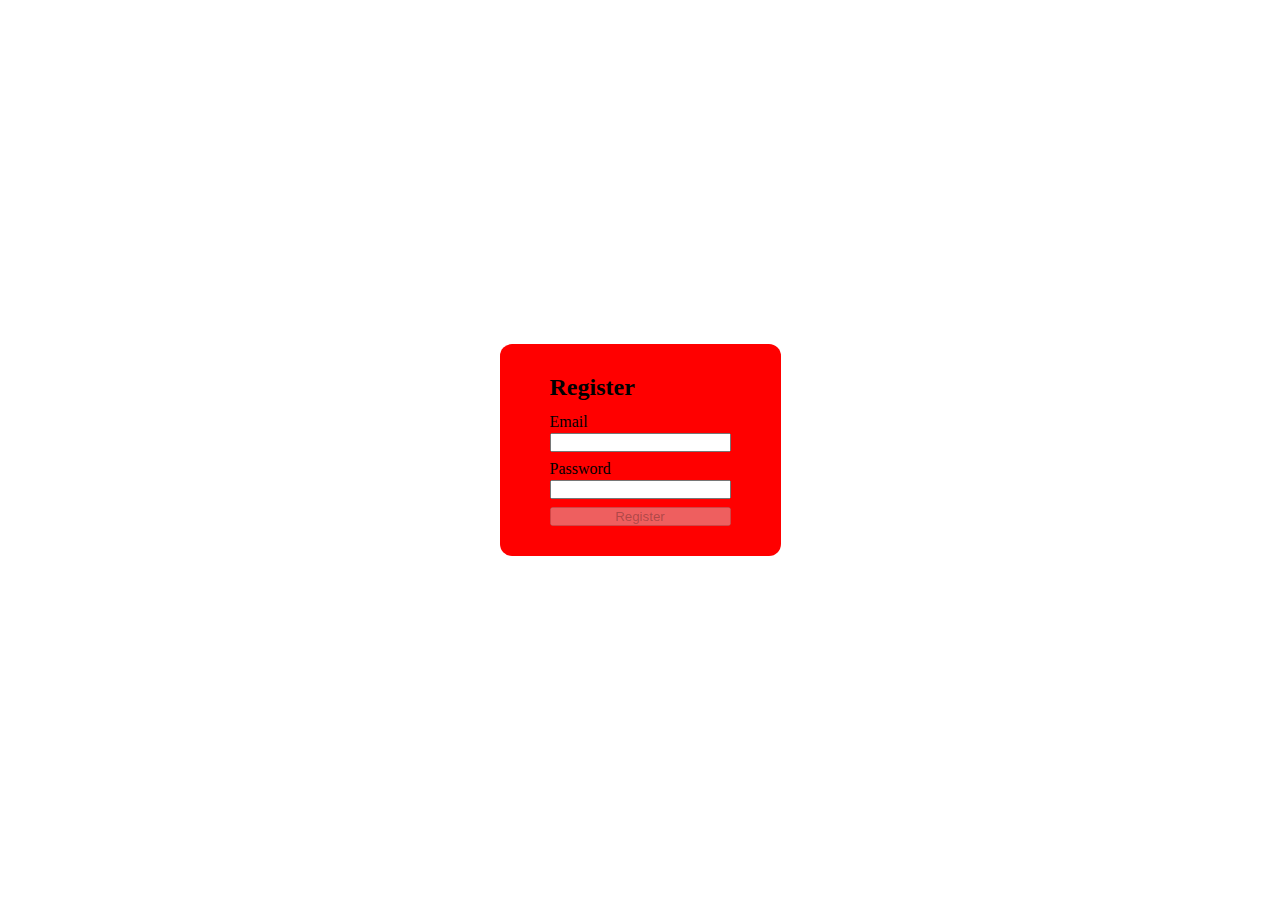
<file: second.html>
<!DOCTYPE html>
<html lang="uz">
<head>
  <meta charset="UTF-8" />
  <title>Second</title>
  <link rel="stylesheet" href="./styles/style.css" />
</head>
<body>
  <div class="page">
    <h2>Welcome</h2>
    <p id="who"></p>
    <button id="logoutBtn">Logout</button>
  </div>

  <script>
    // Himoyalangan sahifa guard’i.
// Talab: accessToken mavjud va muddati o‘tmagan bo‘lishi kerak.

(function () {
  const access = localStorage.getItem("accessToken");
  const accessExp = Number(localStorage.getItem("accessTokenExpiresAt") || 0);

  // Token yo‘q yoki muddati tugagan bo‘lsa — login (index.html)ga qaytaramiz
  if (!access || !accessExp || Date.now() > accessExp) {
    // Kerak bo‘lsa, tozalab qo‘yamiz
    localStorage.removeItem("accessToken");
    localStorage.removeItem("accessTokenExpiresAt");
    // refreshni ham tekshirasiz — hozircha refresh endpoint yo‘q, shuning uchun login’ga qaytaramiz:
    window.location.href = "index.html";
    return;
  }

  // Shu yerda siz protected kontentni yuklaysiz:
  // masalan, user profilini olish, yoki sahifani ko‘rsatish.
  // console.log("User kirishga ruxsat etildi, access token bor.");

  // Ixtiyoriy: oddiy "chiqish" funksiyasi
  window.appLogout = function () {
    localStorage.removeItem("accessToken");
    localStorage.removeItem("accessTokenExpiresAt");
    localStorage.removeItem("refreshToken");
    localStorage.removeItem("refreshTokenExpiresAt");
    window.location.href = "index.html";
  };
})();

  </script>
</body>
</html>
</file>
<file: styles/style.css>
* {
    margin: 0;
    padding: 0;
    box-sizing: border-box;
}

body {
    overflow-x: hidden;
    height: 100vh;
    display: flex;
    align-items: center;
    justify-content: center;
}

.container {
    width: 1200px;
    margin: 0 auto;
    padding: 0 24px;
}

.form-cont {
    padding: 30px 50px;
    background-color: red;
    border: none;
    border-radius: 12px;
    display: flex;
    flex-direction: column;
    gap: 12px;
}

.form {
    display: flex;
    flex-direction: column;
    gap: 8px;
}

.input-space {
    display: flex;
    flex-direction: column;
    gap: 2px;
}


/* Loader overlay */
.loader-overlay {
  position: fixed;
  inset: 0;
  background: rgba(0,0,0,0.35);
  display: flex;
  align-items: center;
  justify-content: center;
  z-index: 9999;
}
.loader {
  width: 56px;
  height: 56px;
  border: 6px solid #fff;
  border-top-color: transparent;
  border-radius: 50%;
  animation: spin 0.8s linear infinite;
}
@keyframes spin { to { transform: rotate(360deg);} }

/* Xabarlar */
.text-danger { color: #d9534f; }
.mt-2 { margin-top: .5rem; }
</file>
